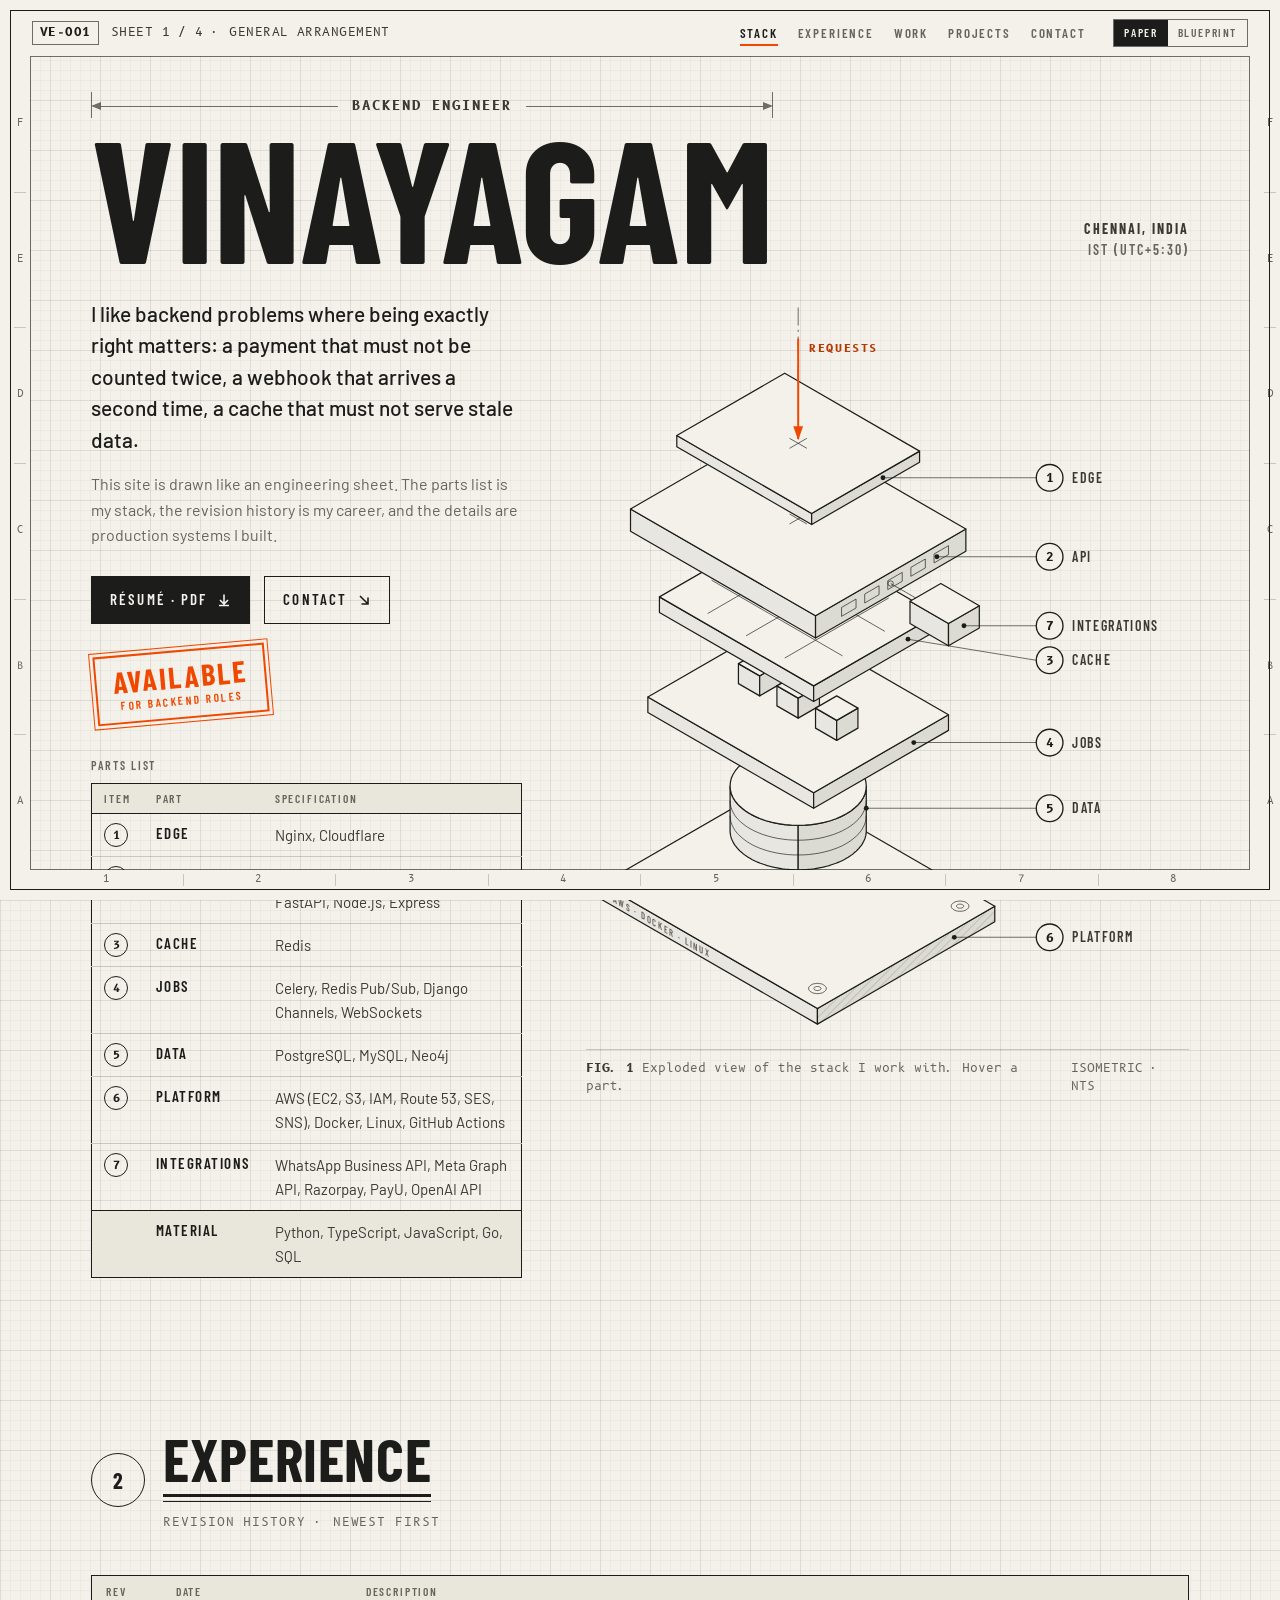
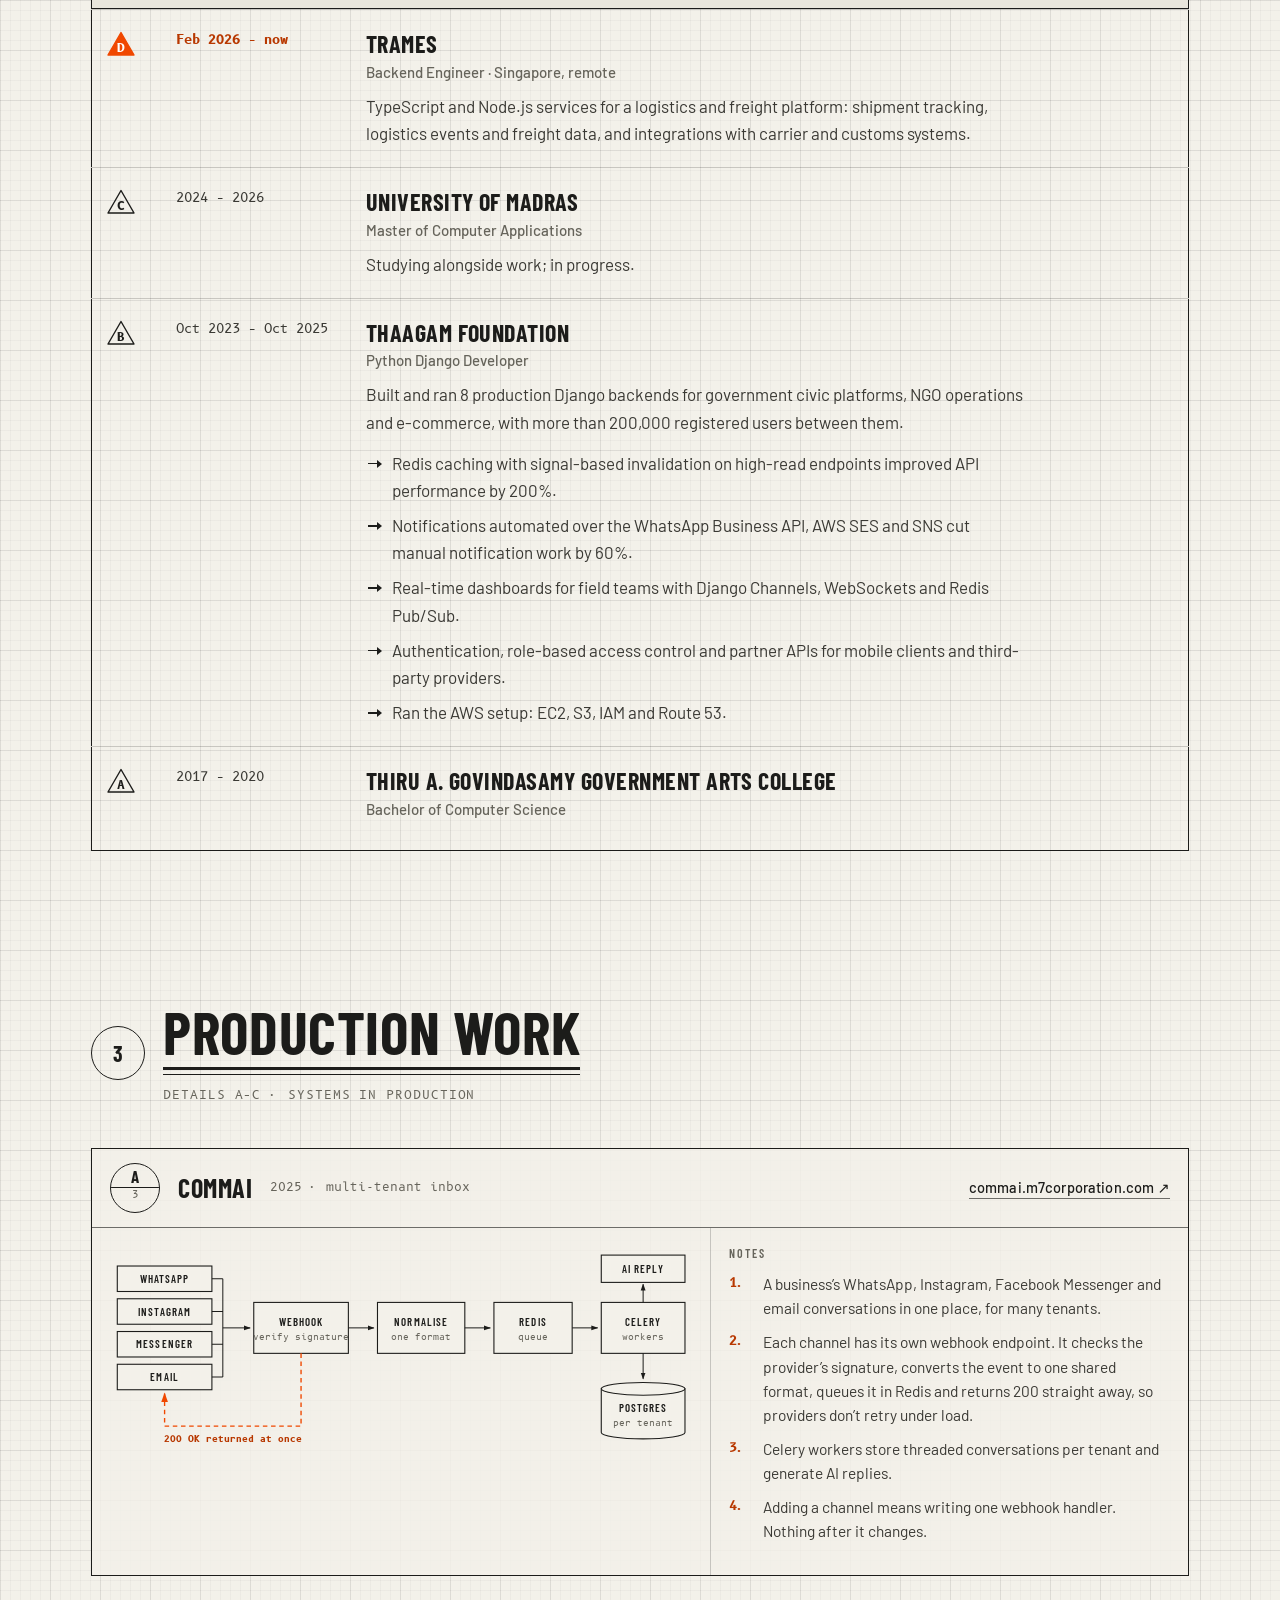
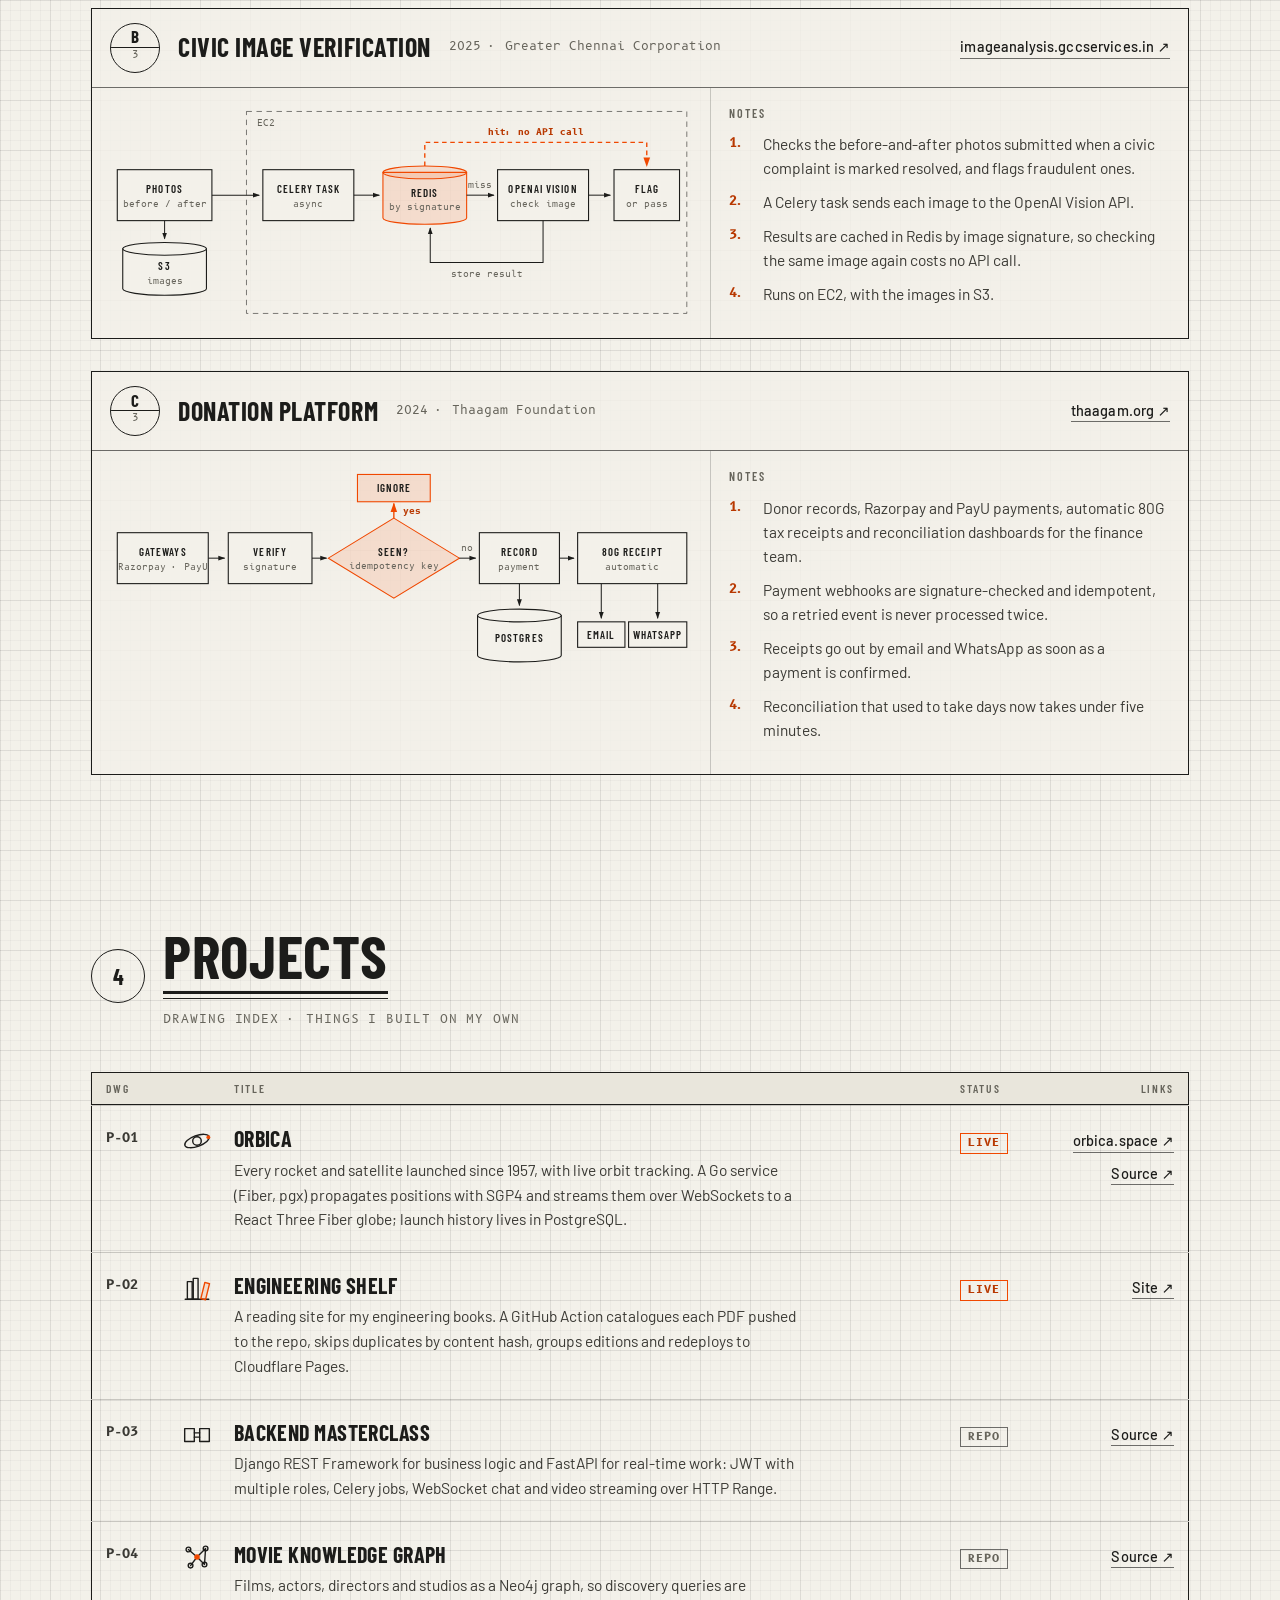
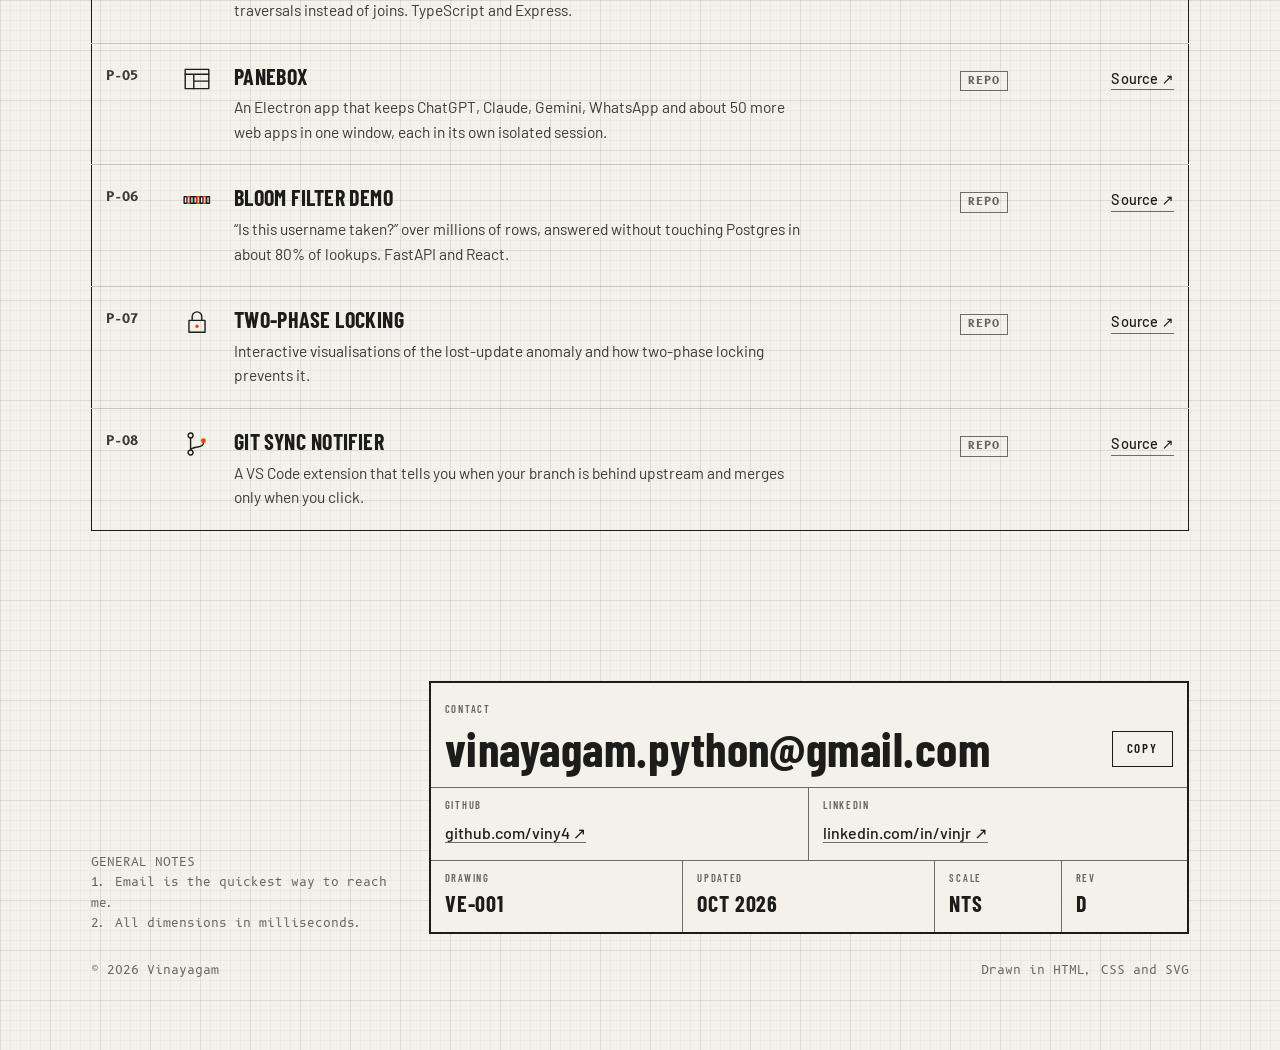
<file: index.html>
<!DOCTYPE html>
<html lang="en">
<head>
<meta charset="utf-8">
<meta name="viewport" content="width=device-width, initial-scale=1">
<title>Vinayagam · Backend Engineer</title>
<meta name="description" content="Vinayagam, backend engineer in Chennai, India. Experience, production systems and projects, drawn as an engineering sheet.">
<meta name="author" content="Vinayagam">
<link rel="canonical" href="https://vinay-engineer.me/">
<meta property="og:type" content="website">
<meta property="og:url" content="https://vinay-engineer.me/">
<meta property="og:title" content="Vinayagam · Backend Engineer">
<meta property="og:description" content="Backend engineer in Chennai, India. Experience, production systems and projects, drawn as an engineering sheet.">
<meta name="twitter:card" content="summary">
<meta name="theme-color" content="#f3f1ea" media="(prefers-color-scheme: light)">
<meta name="theme-color" content="#123d68" media="(prefers-color-scheme: dark)">
<link rel="icon" href="data:image/svg+xml,%3Csvg xmlns='http://www.w3.org/2000/svg' viewBox='0 0 64 64'%3E%3Crect width='64' height='64' fill='%23f04800'/%3E%3Cpath d='M17 15h8l7 26 7-26h8L36 50h-8Z' fill='%23fff'/%3E%3C/svg%3E">
<link rel="preconnect" href="https://fonts.googleapis.com">
<link rel="preconnect" href="https://fonts.gstatic.com" crossorigin>
<link rel="stylesheet" href="https://fonts.googleapis.com/css2?family=Barlow:ital,wght@0,400;0,500;0,600;1,400&family=Barlow+Condensed:wght@500;600;700&family=B612+Mono:wght@400;700&display=swap">
<script>
  try { var t = localStorage.getItem('sheet'); if (t === 'paper' || t === 'blueprint') document.documentElement.dataset.theme = t; } catch (e) {}
</script>
<script type="application/ld+json">
{
  "@context": "https://schema.org",
  "@type": "Person",
  "name": "Vinayagam",
  "jobTitle": "Backend Engineer",
  "url": "https://vinay-engineer.me/",
  "email": "mailto:vinayagam.python@gmail.com",
  "address": { "@type": "PostalAddress", "addressLocality": "Chennai", "addressCountry": "IN" },
  "worksFor": { "@type": "Organization", "name": "Trames" },
  "sameAs": ["https://github.com/viny4", "https://www.linkedin.com/in/vinjr"]
}
</script>
<style>
:root {
  --paper: #f3f1ea; --paper-2: #e9e6dc; --ink: #1c1c1a; --ink-2: #3a3934; --muted: #66645b;
  --rule: rgba(28, 28, 26, .62); --hair: rgba(28, 28, 26, .2);
  --grid-1: rgba(28, 28, 26, .032); --grid-2: rgba(28, 28, 26, .07);
  --accent: #f04800; --accent-text: #b83800; --accent-tint: rgba(240, 72, 0, .12); --on-accent: #ffffff;
  --shade-l: 5%; --shade-r: 11%;
  --cond: "Barlow Condensed", "Arial Narrow", sans-serif;
  --sans: Barlow, system-ui, -apple-system, "Segoe UI", sans-serif;
  --mono: "B612 Mono", ui-monospace, Menlo, Consolas, monospace;
  --m-out: 10px; --m-in: 30px; --m-top: 56px;
  color-scheme: light;
}
@media (prefers-color-scheme: dark) {
  :root:not([data-theme="paper"]) {
    --paper: #123d68; --paper-2: rgba(255, 255, 255, .05); --ink: #f1f6fc; --ink-2: #d6e2ef; --muted: #a7bdd5;
    --rule: rgba(241, 246, 252, .62); --hair: rgba(241, 246, 252, .2);
    --grid-1: rgba(255, 255, 255, .045); --grid-2: rgba(255, 255, 255, .095);
    --accent: #ffc94d; --accent-text: #ffd36e; --accent-tint: rgba(255, 201, 77, .16); --on-accent: #10263f;
    --shade-l: 6%; --shade-r: 13%;
    color-scheme: dark;
  }
}
:root[data-theme="blueprint"] {
  --paper: #123d68; --paper-2: rgba(255, 255, 255, .05); --ink: #f1f6fc; --ink-2: #d6e2ef; --muted: #a7bdd5;
  --rule: rgba(241, 246, 252, .62); --hair: rgba(241, 246, 252, .2);
  --grid-1: rgba(255, 255, 255, .045); --grid-2: rgba(255, 255, 255, .095);
  --accent: #ffc94d; --accent-text: #ffd36e; --accent-tint: rgba(255, 201, 77, .16); --on-accent: #10263f;
  --shade-l: 6%; --shade-r: 13%;
  color-scheme: dark;
}

*, *::before, *::after { box-sizing: border-box; }
html { -webkit-text-size-adjust: 100%; scroll-behavior: smooth; scroll-padding-top: calc(var(--m-top) + 24px); }
body {
  margin: 0; color: var(--ink-2); font: 400 17px/1.6 var(--sans);
  background-color: var(--paper);
  background-image:
    linear-gradient(var(--grid-2) 1px, transparent 1px), linear-gradient(90deg, var(--grid-2) 1px, transparent 1px),
    linear-gradient(var(--grid-1) 1px, transparent 1px), linear-gradient(90deg, var(--grid-1) 1px, transparent 1px);
  background-size: 50px 50px, 50px 50px, 10px 10px, 10px 10px;
  -webkit-font-smoothing: antialiased;
  transition: background-color .35s ease, color .35s ease;
}
::selection { background: var(--accent); color: var(--on-accent); }
a { color: inherit; }
:focus-visible { outline: 2px solid var(--accent); outline-offset: 3px; }
.sr-only { position: absolute; width: 1px; height: 1px; overflow: hidden; clip: rect(0 0 0 0); white-space: nowrap; }
.skip { position: fixed; left: 40px; top: -60px; z-index: 100; padding: 10px 14px; background: var(--ink); color: var(--paper); font: 600 14px var(--cond); letter-spacing: .1em; text-transform: uppercase; text-decoration: none; }
.skip:focus { top: 64px; }

/* ── The sheet border ── */
.band { position: fixed; z-index: 40; background: var(--paper); transition: background-color .35s ease; }
.band-top { top: 0; left: 0; right: 0; height: var(--m-top); }
.band-bottom { bottom: 0; left: 0; right: 0; height: var(--m-in); }
.band-left { top: 0; bottom: 0; left: 0; width: var(--m-in); }
.band-right { top: 0; bottom: 0; right: 0; width: var(--m-in); }
.border-out, .border-in { position: fixed; z-index: 41; pointer-events: none; }
.border-out { inset: var(--m-out); border: 1.5px solid var(--ink); }
.border-in { top: var(--m-top); left: var(--m-in); right: var(--m-in); bottom: var(--m-in); border: 1px solid var(--rule); }
.zones { position: absolute; display: flex; font: 400 9.5px/1 var(--mono); color: var(--muted); }
.band-left .zones, .band-right .zones { flex-direction: column; top: var(--m-top); bottom: var(--m-in); left: var(--m-out); right: 0; }
.band-bottom .zones { left: var(--m-in); right: var(--m-in); top: 0; bottom: var(--m-out); }
.zones span { flex: 1; display: grid; place-items: center; position: relative; }
.band-left .zones span + span::before, .band-right .zones span + span::before { content: ""; position: absolute; top: 0; left: 4px; right: 4px; height: 1px; background: var(--hair); }
.band-bottom .zones span + span::before { content: ""; position: absolute; left: 0; top: 4px; bottom: 4px; width: 1px; background: var(--hair); }

.bar { position: absolute; left: var(--m-in); right: var(--m-in); top: var(--m-out); bottom: 0; display: flex; align-items: center; gap: 18px; padding: 0 2px; }
.ref { display: flex; align-items: center; gap: 12px; text-decoration: none; font: 400 11.5px/1 var(--mono); letter-spacing: .04em; color: var(--ink-2); white-space: nowrap; overflow: hidden; }
.ref b { font-weight: 700; padding: 5px 7px; border: 1px solid var(--rule); color: var(--ink); }
.nav { margin-left: auto; display: flex; }
.nav a { position: relative; padding: 8px 10px; text-decoration: none; font: 600 13px/1 var(--cond); letter-spacing: .14em; text-transform: uppercase; color: var(--muted); transition: color .15s; }
.nav a:hover, .nav a[aria-current="true"] { color: var(--ink); }
.nav a[aria-current="true"]::after { content: ""; position: absolute; left: 10px; right: 10px; bottom: 2px; height: 2px; background: var(--accent); }
.print { display: flex; border: 1px solid var(--rule); flex: none; }
.print button { border: 0; background: none; cursor: pointer; padding: 7px 10px; font: 600 11.5px/1 var(--cond); letter-spacing: .14em; color: var(--muted); }
.print button[aria-pressed="true"] { background: var(--ink); color: var(--paper); }

/* ── Layout ── */
.page { max-width: 1260px; margin: 0 auto; padding: calc(var(--m-top) + 44px) calc(var(--m-in) + clamp(16px, 4vw, 52px)) calc(var(--m-in) + 40px); }
.label { font: 600 12px/1.2 var(--cond); letter-spacing: .16em; text-transform: uppercase; color: var(--muted); }

/* ── Sheet 1: general arrangement ── */
.ga { display: grid; grid-template-columns: minmax(0, 5fr) minmax(0, 7fr); gap: 28px 64px; align-items: start; }
.ga-intro { grid-column: 1; grid-row: 2; }
.ga-bom { grid-column: 1; grid-row: 3; }
.ga .fig { grid-column: 2; grid-row: 2 / span 2; }
.ga-title { grid-column: 1 / -1; display: flex; flex-wrap: wrap; align-items: flex-end; justify-content: space-between; gap: 16px 40px; }
.name { display: inline-block; }
.dim { position: relative; display: flex; align-items: center; gap: 0; margin: 0 0 14px; color: var(--ink-2); }
.dim i { flex: 1; height: 1px; background: var(--rule); }
.dim b { padding: 0 14px; font: 700 12.5px/1 var(--mono); letter-spacing: .16em; white-space: nowrap; }
.dim::before, .dim::after { content: ""; width: 0; height: 0; border-top: 4px solid transparent; border-bottom: 4px solid transparent; }
.dim::before { border-right: 10px solid var(--rule); }
.dim::after { border-left: 10px solid var(--rule); }
.dim s { position: absolute; top: -8px; height: 26px; width: 1px; background: var(--rule); text-decoration: none; }
.dim s:first-of-type { left: 0; } .dim s:last-of-type { right: 0; }
h1 { margin: 0; color: var(--ink); font: 700 clamp(78px, 13.4vw, 214px)/.8 var(--cond); letter-spacing: -.004em; text-transform: uppercase; }
.where { margin: 0 0 4px; text-align: right; font: 600 14px/1.5 var(--cond); letter-spacing: .14em; color: var(--muted); }
.where strong { display: block; font-weight: 700; color: var(--ink-2); }
.lede { margin: 6px 0 16px; font: 500 21px/1.5 var(--sans); color: var(--ink); }
.lede-2 { margin: 0 0 28px; font-size: 16px; color: var(--muted); }
.actions { display: flex; flex-wrap: wrap; align-items: center; gap: 12px 14px; }
.btn { display: inline-flex; align-items: center; gap: 10px; height: 48px; padding: 0 18px; border: 1.5px solid var(--ink); background: transparent; color: var(--ink); font: 600 15px/1 var(--cond); letter-spacing: .14em; text-transform: uppercase; text-decoration: none; cursor: pointer; transition: background-color .15s, color .15s, border-color .15s; }
.btn:hover { background: var(--ink); color: var(--paper); }
.btn-solid { background: var(--ink); color: var(--paper); }
.btn-solid:hover { background: var(--accent); border-color: var(--accent); color: var(--on-accent); }
.btn svg { width: 14px; height: 14px; }
.stamp { display: inline-block; margin: 26px 0 0 4px; padding: 9px 16px 10px; border: 2.5px solid var(--accent); outline: 1px solid var(--accent); outline-offset: 3px; color: var(--accent); transform: rotate(-5deg); text-align: center; text-transform: uppercase; }
.stamp b { display: block; font: 700 30px/1 var(--cond); letter-spacing: .08em; }
.stamp span { display: block; margin-top: 4px; font: 600 11.5px/1 var(--cond); letter-spacing: .22em; }

.fig { margin: 0; position: relative; }
.fig svg { display: block; width: 100%; height: auto; }
.fig figcaption { display: flex; justify-content: space-between; gap: 16px; margin-top: 10px; padding-top: 10px; border-top: 1px solid var(--hair); font: 400 11.5px/1.5 var(--mono); color: var(--muted); }
.fig figcaption b { color: var(--ink-2); font-weight: 700; }

.iso .face { stroke: var(--ink); stroke-width: 1.1; stroke-linejoin: round; transition: fill .25s, stroke .25s; }
.iso .face.t { fill: var(--paper); }
.iso .face.l { fill: color-mix(in srgb, var(--ink) var(--shade-l), var(--paper)); }
.iso .face.r { fill: color-mix(in srgb, var(--ink) var(--shade-r), var(--paper)); }
.iso .hatch { fill: url(#hatch); stroke: none; pointer-events: none; }
.iso .detail { fill: none; stroke: var(--ink); stroke-width: .8; stroke-opacity: .75; }
.iso .axis { fill: none; stroke: var(--rule); stroke-width: .9; stroke-dasharray: 16 4 2 4; }
.iso .flow { fill: none; stroke: var(--accent); stroke-width: 1.8; }
.iso .flow-label { font: 700 10px var(--mono); letter-spacing: .14em; fill: var(--accent-text); }
.iso .engrave { font-family: var(--cond); font-weight: 600; letter-spacing: .18em; fill: var(--muted); }
.iso .leader { fill: none; stroke: var(--rule); stroke-width: .9; }
.iso .anchor { fill: var(--ink); }
.iso .ball { fill: var(--paper); stroke: var(--ink); stroke-width: 1.2; transition: fill .2s, stroke .2s; }
.iso .ball-n { font: 700 11px var(--mono); text-anchor: middle; fill: var(--ink); }
.iso .bname { font: 600 12.5px var(--cond); letter-spacing: .12em; fill: var(--ink-2); }
.iso .part, .iso .callout { cursor: default; }
.iso .part { transform: none; transition: transform 1.25s cubic-bezier(.16, .84, .24, 1) var(--d); }
.iso .callouts { opacity: 1; transition: opacity .8s ease 1s; }
.fig.pre .part { transform: translateY(var(--c)); transition: none; }
.fig.pre .callouts { opacity: 0; transition: none; }
.iso .part.hot .face { fill: color-mix(in srgb, var(--accent) 22%, var(--paper)); stroke: var(--accent); }
.iso .callout.hot .ball { fill: var(--accent); stroke: var(--accent); }
.iso .callout.hot .ball-n { fill: var(--on-accent); }
.iso .callout.hot .bname { fill: var(--accent-text); }
.iso .callout.hot .leader { stroke: var(--accent); }

.bom { width: 100%; margin-top: 12px; border-collapse: collapse; border: 1.5px solid var(--ink); font-size: 15px; }
.bom caption { caption-side: top; text-align: left; padding: 0 0 10px; }
.bom th { padding: 9px 12px; background: var(--paper-2); border-bottom: 1.5px solid var(--ink); text-align: left; font: 600 11.5px/1 var(--cond); letter-spacing: .16em; text-transform: uppercase; color: var(--muted); }
.bom td { padding: 9px 12px; border-top: 1px solid var(--hair); vertical-align: top; transition: background-color .2s; }
.bom td:first-child { width: 52px; }
.bom .no { display: grid; place-items: center; width: 24px; height: 24px; border: 1.2px solid var(--ink); border-radius: 50%; font: 700 11px/1 var(--mono); color: var(--ink); transition: background-color .2s, color .2s, border-color .2s; }
.bom .pn { font: 600 15px/1.45 var(--cond); letter-spacing: .1em; text-transform: uppercase; color: var(--ink); white-space: nowrap; }
.bom tr.hot td { background: var(--accent-tint); }
.bom tr.hot .no { background: var(--accent); border-color: var(--accent); color: var(--on-accent); }
.bom tfoot td { border-top: 1.5px solid var(--ink); background: var(--paper-2); }

/* ── Sheets 2-4 ── */
.sheet { margin-top: 150px; }
.view { display: flex; align-items: center; gap: 18px; margin-bottom: 44px; }
.bubble { display: grid; place-items: center; width: 54px; height: 54px; flex: none; border: 1.5px solid var(--ink); border-radius: 50%; font: 700 22px/1 var(--cond); color: var(--ink); }
.view h2 { position: relative; display: inline-block; margin: 0; padding-bottom: 6px; border-bottom: 3px solid var(--ink); color: var(--ink); font: 700 clamp(38px, 5.4vw, 60px)/1 var(--cond); letter-spacing: .01em; text-transform: uppercase; }
.view h2::after { content: ""; position: absolute; left: 0; right: 0; bottom: -8px; height: 1px; background: var(--ink); }
.view p { margin: 18px 0 0; font: 400 11.5px/1.4 var(--mono); letter-spacing: .08em; text-transform: uppercase; color: var(--muted); }

table.revs, table.idx { width: 100%; border-collapse: collapse; border: 1.5px solid var(--ink); }
.revs th, .idx th { padding: 10px 14px; background: var(--paper-2); border-bottom: 1.5px solid var(--ink); text-align: left; font: 600 11.5px/1 var(--cond); letter-spacing: .16em; text-transform: uppercase; color: var(--muted); }
.revs td, .idx td { padding: 20px 14px; border-top: 1px solid var(--hair); vertical-align: top; }
.revs td.rev { width: 70px; }
.revs td.when { width: 190px; font: 400 13px/1.6 var(--mono); color: var(--ink-2); white-space: nowrap; }
.delta { width: 30px; height: 27px; display: block; }
.delta path { fill: none; stroke: var(--ink); stroke-width: 1.4; stroke-linejoin: round; }
.delta text { font: 700 12px var(--mono); text-anchor: middle; fill: var(--ink); }
.revs tr.current .delta path { fill: var(--accent); stroke: var(--accent); }
.revs tr.current .delta text { fill: var(--on-accent); }
.revs tr.current td.when { color: var(--accent-text); font-weight: 700; }
.revs h3, .idx h3 { margin: 0; color: var(--ink); font: 700 24px/1.15 var(--cond); letter-spacing: .02em; text-transform: uppercase; }
.revs .role { margin: 4px 0 10px; font: 500 15px/1.4 var(--sans); color: var(--muted); }
.revs p { margin: 0; max-width: 66ch; }
.revs ul { margin: 14px 0 0; padding: 0; list-style: none; max-width: 66ch; }
.revs li { position: relative; padding-left: 26px; margin-top: 8px; }
.revs li::before { content: ""; position: absolute; left: 2px; top: 13px; width: 12px; height: 1.5px; background: var(--ink); }
.revs li::after { content: ""; position: absolute; left: 11px; top: 10px; border-left: 5px solid var(--ink); border-top: 4px solid transparent; border-bottom: 4px solid transparent; }

.detail { border: 1.5px solid var(--ink); margin-bottom: 32px; background: color-mix(in srgb, var(--paper) 82%, transparent); }
.detail-head { display: flex; flex-wrap: wrap; align-items: center; gap: 10px 18px; padding: 14px 18px; border-bottom: 1px solid var(--rule); }
.tag { display: grid; grid-template-rows: 1fr 1fr; width: 50px; height: 50px; flex: none; border: 1.5px solid var(--ink); border-radius: 50%; overflow: hidden; text-align: center; }
.tag b { align-self: end; padding-bottom: 1px; border-bottom: 1px solid var(--ink); font: 700 17px/1.1 var(--cond); color: var(--ink); }
.tag span { padding-top: 3px; font: 400 9.5px/1 var(--mono); color: var(--muted); }
.detail h3 { margin: 0; color: var(--ink); font: 700 26px/1.1 var(--cond); letter-spacing: .02em; text-transform: uppercase; }
.detail-head .meta { font: 400 12px/1.4 var(--mono); color: var(--muted); }
.ext { font: 500 14.5px/1.4 var(--sans); letter-spacing: .01em; color: var(--ink); text-decoration: none; border-bottom: 1px solid var(--rule); padding-bottom: 1px; white-space: nowrap; transition: color .15s, border-color .15s; }
.ext::after { content: " \2197"; }
.ext:hover { color: var(--accent-text); border-color: var(--accent); }
.detail-head .ext { margin-left: auto; }
.detail-body { display: grid; grid-template-columns: minmax(0, 1.3fr) minmax(0, 1fr); }
.schematic { margin: 0; padding: 18px; border-right: 1px solid var(--hair); overflow-x: auto; }
.sch { display: block; width: 100%; height: auto; min-width: 540px; }
.pan { display: none; position: sticky; left: 0; margin-top: 10px; font: 600 11px/1 var(--cond); letter-spacing: .16em; text-transform: uppercase; color: var(--muted); }
.sch .sb { fill: var(--paper); stroke: var(--ink); stroke-width: 1.2; }
.sch .sb.hot { fill: var(--accent-tint); stroke: var(--accent); }
.sch .zone { fill: none; stroke: var(--rule); stroke-dasharray: 6 5; }
.sch .sl { font: 600 12px var(--cond); letter-spacing: .1em; text-anchor: middle; fill: var(--ink); }
.sch .ss { font: 400 9.5px var(--mono); text-anchor: middle; fill: var(--muted); }
.sch .sa { fill: none; stroke: var(--ink); stroke-width: 1.1; }
.sch .sa.hot { stroke: var(--accent); stroke-width: 1.5; }
.sch .sa.dash { stroke-dasharray: 5 4; }
.sch .sn { font: 400 9.5px var(--mono); fill: var(--muted); }
.sch .sn.hot { fill: var(--accent-text); font-weight: 700; }
.ah { fill: var(--ink); }
.ah-acc { fill: var(--accent); }
.hatch-line { stroke: var(--ink); stroke-opacity: .32; stroke-width: .8; }
.notes { padding: 18px 22px 22px 18px; }
.notes .label { display: block; margin-bottom: 12px; }
.notes ol { margin: 0; padding: 0; list-style: none; counter-reset: n; }
.notes li { counter-increment: n; position: relative; padding-left: 34px; margin-bottom: 10px; font-size: 15.5px; line-height: 1.55; }
.notes li::before { content: counter(n) "."; position: absolute; left: 0; top: 1px; font: 700 13px/1.6 var(--mono); color: var(--accent-text); }

.idx td.dwg { width: 76px; font: 700 13px/1.9 var(--mono); color: var(--ink-2); white-space: nowrap; }
.idx td.g { width: 52px; padding-right: 0; }
.glyph { display: block; width: 30px; height: 30px; fill: none; stroke: var(--ink); stroke-width: 1.3; stroke-linecap: round; stroke-linejoin: round; }
.glyph .dot { fill: var(--accent); stroke: none; }
.glyph .dotf { fill: var(--accent-tint); stroke: var(--accent); }
.idx h3 { font-size: 22px; }
.idx p { margin: 6px 0 0; max-width: 64ch; font-size: 15.5px; }
.idx td.st { width: 92px; }
.st-live, .st-repo { display: inline-block; padding: 4px 7px; font: 700 10.5px/1 var(--mono); letter-spacing: .08em; border: 1px solid var(--rule); color: var(--muted); }
.st-live { border-color: var(--accent); color: var(--accent-text); }
.idx td.ln { width: 150px; text-align: right; }
.idx td.ln .ext { display: inline-block; margin: 0 0 6px 10px; }

/* ── Title block ── */
.tb-wrap { display: grid; grid-template-columns: minmax(0, 1fr) minmax(0, 760px); gap: 40px; align-items: end; margin-top: 150px; }
.tb-note { margin: 0; font: 400 12px/1.7 var(--mono); color: var(--muted); }
.tb { display: grid; grid-template-columns: repeat(6, minmax(0, 1fr)); gap: 1px; background: var(--rule); border: 2px solid var(--ink); }
.tb > div { background: var(--paper); padding: 11px 14px 13px; min-width: 0; transition: background-color .35s ease; }
.tb .label { display: block; margin-bottom: 8px; font-size: 10.5px; }
.tb .wide { grid-column: span 6; }
.tb .half { grid-column: span 3; }
.tb .third { grid-column: span 2; }
.tb .sixth { grid-column: span 1; }
.mail { display: inline-block; color: var(--ink); text-decoration: none; overflow-wrap: anywhere; font: 700 clamp(28px, 4.2vw, 48px)/1.05 var(--cond); letter-spacing: .01em; }
.mail:hover { color: var(--accent-text); }
.mail-row { display: flex; flex-wrap: wrap; align-items: center; justify-content: space-between; gap: 12px 20px; }
.copy { height: 36px; padding: 0 14px; font-size: 13px; }
.tb .v { font: 500 16px/1.4 var(--sans); color: var(--ink); }
.tb .v a { text-decoration: none; border-bottom: 1px solid var(--rule); }
.tb .v a:hover { color: var(--accent-text); border-color: var(--accent); }
.tb .big { font: 700 22px/1 var(--cond); color: var(--ink); letter-spacing: .04em; }
.foot { display: flex; justify-content: space-between; gap: 16px; margin-top: 28px; font: 400 11.5px/1.5 var(--mono); color: var(--muted); }

@media (max-width: 1100px) {
  .ga { grid-template-columns: 1fr; }
  .ga-intro, .ga-bom, .ga .fig { grid-column: 1; grid-row: auto; }
  .fig { max-width: 720px; }
  .detail-body { grid-template-columns: 1fr; }
  .schematic { border-right: 0; border-bottom: 1px solid var(--hair); }
  .tb-wrap { grid-template-columns: 1fr; }
}
@media (max-width: 760px) {
  :root { --m-out: 6px; --m-in: 12px; --m-top: 54px; }
  .zones, .nav, .ref span { display: none; }
  .print { margin-left: auto; }
  .page { padding-top: calc(var(--m-top) + 28px); }
  .where { text-align: left; }
  .lede { font-size: 19px; }
  .sheet, .tb-wrap { margin-top: 104px; }
  .iso .bname { font-size: 16px; }
  .iso .ball-n { font-size: 13px; }
  table.revs, table.idx, .revs tbody, .idx tbody, .revs tr, .idx tr, .revs td, .idx td { display: block; width: auto !important; }
  .revs thead, .idx thead { display: none; }
  .revs tr, .idx tr { position: relative; padding: 18px 16px; border-top: 1px solid var(--hair); }
  .revs tr:first-child, .idx tr:first-child { border-top: 0; }
  .revs td, .idx td { padding: 0; border: 0; }
  .revs td.rev { position: absolute; right: 16px; top: 18px; }
  .revs td.when { margin-bottom: 8px; }
  .idx td.dwg, .idx td.g { display: inline-block; vertical-align: middle; margin: 0 10px 8px 0; }
  .idx td.st { margin-top: 10px; }
  .idx td.ln { text-align: left; margin-top: 10px; }
  .idx td.ln .ext { margin: 0 14px 0 0; }
  .pan { display: inline-block; }
  .tb .half, .tb .third { grid-column: span 6; }
  .tb .sixth { grid-column: span 3; }
}
@media (prefers-reduced-motion: reduce) {
  html { scroll-behavior: auto; }
  *, *::before, *::after { transition: none !important; animation: none !important; }
}
</style>
</head>
<body>
<a class="skip" href="#main">Skip to content</a>

<svg width="0" height="0" style="position:absolute" aria-hidden="true">
  <defs>
    <marker id="ah" viewBox="0 0 10 10" refX="9" refY="5" markerWidth="7" markerHeight="7" orient="auto-start-reverse"><path class="ah" d="M0 1.5 10 5 0 8.5Z"/></marker>
    <marker id="ah-acc" viewBox="0 0 10 10" refX="9" refY="5" markerWidth="7" markerHeight="7" orient="auto-start-reverse"><path class="ah-acc" d="M0 1.5 10 5 0 8.5Z"/></marker>
    <pattern id="hatch" width="5" height="5" patternUnits="userSpaceOnUse" patternTransform="rotate(45)"><line class="hatch-line" x1="0" y1="0" x2="0" y2="5"/></pattern>
  </defs>
</svg>

<div class="band band-left" aria-hidden="true"><div class="zones"><span>F</span><span>E</span><span>D</span><span>C</span><span>B</span><span>A</span></div></div>
<div class="band band-right" aria-hidden="true"><div class="zones"><span>F</span><span>E</span><span>D</span><span>C</span><span>B</span><span>A</span></div></div>
<div class="band band-bottom" aria-hidden="true"><div class="zones"><span>1</span><span>2</span><span>3</span><span>4</span><span>5</span><span>6</span><span>7</span><span>8</span></div></div>
<header class="band band-top">
  <div class="bar">
    <a class="ref" href="#top"><b>VE-001</b><span id="sheet-now">SHEET 1 / 4 · GENERAL ARRANGEMENT</span></a>
    <nav class="nav" aria-label="Sheets">
      <a href="#top">Stack</a><a href="#experience">Experience</a><a href="#work">Work</a><a href="#projects">Projects</a><a href="#contact">Contact</a>
    </nav>
    <div class="print" role="group" aria-label="Theme">
      <button type="button" data-set="paper" aria-pressed="false">PAPER</button><button type="button" data-set="blueprint" aria-pressed="false">BLUEPRINT</button>
    </div>
  </div>
</header>
<div class="border-out" aria-hidden="true"></div>
<div class="border-in" aria-hidden="true"></div>

<main class="page" id="main">

  <section class="ga" id="top" data-sheet="1" data-title="GENERAL ARRANGEMENT" aria-label="Introduction and stack">
    <div class="ga-title">
      <div class="name">
        <p class="dim"><s></s><i></i><b>BACKEND ENGINEER</b><i></i><s></s></p>
        <h1>Vinayagam</h1>
      </div>
      <p class="where"><strong>CHENNAI, INDIA</strong>IST (UTC+5:30)</p>
    </div>

    <div class="ga-intro">
      <p class="lede">I like backend problems where being exactly right matters: a payment that must not be counted twice, a webhook that arrives a second time, a cache that must not serve stale data.</p>
      <p class="lede-2">This site is drawn like an engineering sheet. The parts list is my stack, the revision history is my career, and the details are production systems I built.</p>
      <div class="actions">
        <a class="btn btn-solid" href="/assets/resume/Vinayagam_CV.pdf" target="_blank" rel="noopener">Résumé · PDF
          <svg viewBox="0 0 14 14" fill="none" stroke="currentColor" stroke-width="1.6" aria-hidden="true"><path d="M7 1.5v9M3 7l4 4 4-4M2 12.5h10"/></svg></a>
        <a class="btn" href="#contact">Contact
          <svg viewBox="0 0 14 14" fill="none" stroke="currentColor" stroke-width="1.6" aria-hidden="true"><path d="M3 3l8 8M11 4.5V11H4.5"/></svg></a>
      </div>
      <p class="stamp"><b>Available</b><span>for backend roles</span></p>
    </div>

    <figure class="fig" id="fig1">
      <svg class="iso" viewBox="-190.7 -556 541.9 672" role="img" aria-labelledby="fig1-t fig1-d">
          <title id="fig1-t">Fig. 1, exploded view of the stack</title>
          <desc id="fig1-d">Seven parts stacked on one axis: edge, API with an integrations block, cache, jobs, data, and the platform underneath. Numbers match the parts list.</desc>
          <path class="axis" d="M0 -542L0 56"/>
          <g class="part" data-item="6" style="--c:0px;--d:0s"><path class="face l" d="M-176.7 -24L17.3 88L17.3 102L-176.7 -10Z"/><path class="face r" d="M17.3 88L176.7 -4L176.7 10L17.3 102Z"/><path class="hatch" d="M17.3 88L176.7 -4L176.7 10L17.3 102Z"/><path class="face t" d="M17.3 88L176.7 -4L-17.3 -116L-176.7 -24Z"/><path class="detail" d="M-11.7 -94.8L-12.8 -94.2L-14 -93.8L-15.3 -93.6L-16.6 -93.4L-18 -93.4L-19.4 -93.6L-20.7 -93.8L-21.9 -94.2L-22.9 -94.8L-23.8 -95.4L-24.5 -96.1L-25 -96.8L-25.3 -97.6L-25.3 -98.4L-25 -99.2L-24.5 -99.9L-23.8 -100.6L-22.9 -101.2L-21.9 -101.8L-20.7 -102.2L-19.4 -102.4L-18 -102.6L-16.6 -102.6L-15.3 -102.4L-14 -102.2L-12.8 -101.8L-11.7 -101.2L-10.8 -100.6L-10.1 -99.9L-9.6 -99.2L-9.4 -98.4L-9.4 -97.6L-9.6 -96.8L-10.1 -96.1L-10.8 -95.4L-11.7 -94.8Z"/><path class="detail" d="M-15.1 -96.7L-15.5 -96.5L-16 -96.3L-16.5 -96.2L-17 -96.2L-17.6 -96.2L-18.1 -96.2L-18.7 -96.3L-19.1 -96.5L-19.6 -96.7L-19.9 -96.9L-20.2 -97.2L-20.4 -97.5L-20.5 -97.8L-20.5 -98.2L-20.4 -98.5L-20.2 -98.8L-19.9 -99.1L-19.6 -99.3L-19.1 -99.5L-18.7 -99.7L-18.1 -99.8L-17.6 -99.8L-17 -99.8L-16.5 -99.8L-16 -99.7L-15.5 -99.5L-15.1 -99.3L-14.7 -99.1L-14.4 -98.8L-14.2 -98.5L-14.1 -98.2L-14.1 -97.8L-14.2 -97.5L-14.4 -97.2L-14.7 -96.9L-15.1 -96.7Z"/><path class="detail" d="M-139.9 -20.8L-140.9 -20.2L-142.1 -19.8L-143.4 -19.6L-144.8 -19.4L-146.2 -19.4L-147.6 -19.6L-148.9 -19.8L-150.1 -20.2L-151.1 -20.8L-152 -21.4L-152.7 -22.1L-153.2 -22.8L-153.4 -23.6L-153.4 -24.4L-153.2 -25.2L-152.7 -25.9L-152 -26.6L-151.1 -27.2L-150.1 -27.8L-148.9 -28.2L-147.6 -28.4L-146.2 -28.6L-144.8 -28.6L-143.4 -28.4L-142.1 -28.2L-140.9 -27.8L-139.9 -27.2L-139 -26.6L-138.3 -25.9L-137.8 -25.2L-137.6 -24.4L-137.6 -23.6L-137.8 -22.8L-138.3 -22.1L-139 -21.4L-139.9 -20.8Z"/><path class="detail" d="M-143.2 -22.7L-143.7 -22.5L-144.1 -22.3L-144.7 -22.2L-145.2 -22.2L-145.8 -22.2L-146.3 -22.2L-146.8 -22.3L-147.3 -22.5L-147.7 -22.7L-148.1 -22.9L-148.4 -23.2L-148.6 -23.5L-148.7 -23.8L-148.7 -24.2L-148.6 -24.5L-148.4 -24.8L-148.1 -25.1L-147.7 -25.3L-147.3 -25.5L-146.8 -25.7L-146.3 -25.8L-145.8 -25.8L-145.2 -25.8L-144.7 -25.8L-144.1 -25.7L-143.7 -25.5L-143.2 -25.3L-142.9 -25.1L-142.6 -24.8L-142.4 -24.5L-142.3 -24.2L-142.3 -23.8L-142.4 -23.5L-142.6 -23.2L-142.9 -22.9L-143.2 -22.7Z"/><path class="detail" d="M151.1 -0.8L150.1 -0.2L148.9 0.2L147.6 0.4L146.2 0.6L144.8 0.6L143.4 0.4L142.1 0.2L140.9 -0.2L139.9 -0.8L139 -1.4L138.3 -2.1L137.8 -2.8L137.6 -3.6L137.6 -4.4L137.8 -5.2L138.3 -5.9L139 -6.6L139.9 -7.2L140.9 -7.8L142.1 -8.2L143.4 -8.4L144.8 -8.6L146.2 -8.6L147.6 -8.4L148.9 -8.2L150.1 -7.8L151.1 -7.2L152 -6.6L152.7 -5.9L153.2 -5.2L153.4 -4.4L153.4 -3.6L153.2 -2.8L152.7 -2.1L152 -1.4L151.1 -0.8Z"/><path class="detail" d="M147.7 -2.7L147.3 -2.5L146.8 -2.3L146.3 -2.2L145.8 -2.2L145.2 -2.2L144.7 -2.2L144.1 -2.3L143.7 -2.5L143.2 -2.7L142.9 -2.9L142.6 -3.2L142.4 -3.5L142.3 -3.8L142.3 -4.2L142.4 -4.5L142.6 -4.8L142.9 -5.1L143.2 -5.3L143.7 -5.5L144.1 -5.7L144.7 -5.8L145.2 -5.8L145.8 -5.8L146.3 -5.8L146.8 -5.7L147.3 -5.5L147.7 -5.3L148.1 -5.1L148.4 -4.8L148.6 -4.5L148.7 -4.2L148.7 -3.8L148.6 -3.5L148.4 -3.2L148.1 -2.9L147.7 -2.7Z"/><path class="detail" d="M22.9 73.2L21.9 73.8L20.7 74.2L19.4 74.4L18 74.6L16.6 74.6L15.3 74.4L14 74.2L12.8 73.8L11.7 73.2L10.8 72.6L10.1 71.9L9.6 71.2L9.4 70.4L9.4 69.6L9.6 68.8L10.1 68.1L10.8 67.4L11.7 66.8L12.8 66.2L14 65.8L15.3 65.6L16.6 65.4L18 65.4L19.4 65.6L20.7 65.8L21.9 66.2L22.9 66.8L23.8 67.4L24.5 68.1L25 68.8L25.3 69.6L25.3 70.4L25 71.2L24.5 71.9L23.8 72.6L22.9 73.2Z"/><path class="detail" d="M19.6 71.3L19.1 71.5L18.7 71.7L18.1 71.8L17.6 71.8L17 71.8L16.5 71.8L16 71.7L15.5 71.5L15.1 71.3L14.7 71.1L14.4 70.8L14.2 70.5L14.1 70.2L14.1 69.8L14.2 69.5L14.4 69.2L14.7 68.9L15.1 68.7L15.5 68.5L16 68.3L16.5 68.2L17 68.2L17.6 68.2L18.1 68.2L18.7 68.3L19.1 68.5L19.6 68.7L19.9 68.9L20.2 69.2L20.4 69.5L20.5 69.8L20.5 70.2L20.4 70.5L20.2 70.8L19.9 71.1L19.6 71.3Z"/><text class="engrave" style="font-size:9px" transform="matrix(0.8660 0.5 0 1 -166.3 -7.5)">AWS · DOCKER · LINUX</text></g><g class="part" data-item="5" style="--c:58px;--d:0.05s"><path class="face l" d="M0 -36.6L-2.4 -36.7L-4.8 -36.8L-7.2 -36.9L-9.6 -37.1L-11.9 -37.3L-14.3 -37.6L-16.6 -38L-18.9 -38.4L-21.2 -38.8L-23.4 -39.3L-25.6 -39.9L-27.8 -40.5L-29.9 -41.2L-32 -41.9L-34 -42.6L-36 -43.4L-37.9 -44.2L-39.8 -45.1L-41.6 -46L-43.3 -47L-45 -48L-46.6 -49L-48.1 -50.1L-49.5 -51.2L-50.9 -52.4L-52.2 -53.5L-53.4 -54.7L-54.6 -55.9L-55.6 -57.2L-56.6 -58.5L-57.5 -59.8L-58.2 -61.1L-58.9 -62.4L-59.5 -63.7L-60.1 -65.1L-60.5 -66.5L-60.8 -67.8L-61 -69.2L-61.2 -70.6L-61.2 -72L-61.2 -112L-61.2 -110.6L-61 -109.2L-60.8 -107.8L-60.5 -106.5L-60.1 -105.1L-59.5 -103.7L-58.9 -102.4L-58.2 -101.1L-57.5 -99.8L-56.6 -98.5L-55.6 -97.2L-54.6 -95.9L-53.4 -94.7L-52.2 -93.5L-50.9 -92.4L-49.5 -91.2L-48.1 -90.1L-46.6 -89L-45 -88L-43.3 -87L-41.6 -86L-39.8 -85.1L-37.9 -84.2L-36 -83.4L-34 -82.6L-32 -81.9L-29.9 -81.2L-27.8 -80.5L-25.6 -79.9L-23.4 -79.3L-21.2 -78.8L-18.9 -78.4L-16.6 -78L-14.3 -77.6L-11.9 -77.3L-9.6 -77.1L-7.2 -76.9L-4.8 -76.8L-2.4 -76.7L0 -76.6Z"/><path class="face r" d="M61.2 -72L61.2 -70.6L61 -69.2L60.8 -67.8L60.5 -66.5L60.1 -65.1L59.5 -63.7L58.9 -62.4L58.2 -61.1L57.5 -59.8L56.6 -58.5L55.6 -57.2L54.6 -55.9L53.4 -54.7L52.2 -53.5L50.9 -52.4L49.5 -51.2L48.1 -50.1L46.6 -49L45 -48L43.3 -47L41.6 -46L39.8 -45.1L37.9 -44.2L36 -43.4L34 -42.6L32 -41.9L29.9 -41.2L27.8 -40.5L25.6 -39.9L23.4 -39.3L21.2 -38.8L18.9 -38.4L16.6 -38L14.3 -37.6L11.9 -37.3L9.6 -37.1L7.2 -36.9L4.8 -36.8L2.4 -36.7L0 -36.6L0 -76.6L2.4 -76.7L4.8 -76.8L7.2 -76.9L9.6 -77.1L11.9 -77.3L14.3 -77.6L16.6 -78L18.9 -78.4L21.2 -78.8L23.4 -79.3L25.6 -79.9L27.8 -80.5L29.9 -81.2L32 -81.9L34 -82.6L36 -83.4L37.9 -84.2L39.8 -85.1L41.6 -86L43.3 -87L45 -88L46.6 -89L48.1 -90.1L49.5 -91.2L50.9 -92.4L52.2 -93.5L53.4 -94.7L54.6 -95.9L55.6 -97.2L56.6 -98.5L57.5 -99.8L58.2 -101.1L58.9 -102.4L59.5 -103.7L60.1 -105.1L60.5 -106.5L60.8 -107.8L61 -109.2L61.2 -110.6L61.2 -112Z"/><path class="detail" d="M61.2 -85.3L61 -82.6L60.5 -79.8L59.5 -77.1L58.2 -74.4L56.6 -71.8L54.6 -69.3L52.2 -66.9L49.5 -64.6L46.6 -62.4L43.3 -60.3L39.8 -58.4L36 -56.7L32 -55.2L27.8 -53.8L23.4 -52.7L18.9 -51.7L14.3 -51L9.6 -50.4L4.8 -50.1L0 -50L-4.8 -50.1L-9.6 -50.4L-14.3 -51L-18.9 -51.7L-23.4 -52.7L-27.8 -53.8L-32 -55.2L-36 -56.7L-39.8 -58.4L-43.3 -60.3L-46.6 -62.4L-49.5 -64.6L-52.2 -66.9L-54.6 -69.3L-56.6 -71.8L-58.2 -74.4L-59.5 -77.1L-60.5 -79.8L-61 -82.6L-61.2 -85.3"/><path class="detail" d="M61.2 -98.7L61 -95.9L60.5 -93.1L59.5 -90.4L58.2 -87.7L56.6 -85.1L54.6 -82.6L52.2 -80.2L49.5 -77.9L46.6 -75.7L43.3 -73.7L39.8 -71.8L36 -70.1L32 -68.5L27.8 -67.2L23.4 -66L18.9 -65L14.3 -64.3L9.6 -63.7L4.8 -63.4L0 -63.3L-4.8 -63.4L-9.6 -63.7L-14.3 -64.3L-18.9 -65L-23.4 -66L-27.8 -67.2L-32 -68.5L-36 -70.1L-39.8 -71.8L-43.3 -73.7L-46.6 -75.7L-49.5 -77.9L-52.2 -80.2L-54.6 -82.6L-56.6 -85.1L-58.2 -87.7L-59.5 -90.4L-60.5 -93.1L-61 -95.9L-61.2 -98.7"/><path class="face t" d="M43.3 -87L38.8 -84.7L34 -82.6L28.9 -80.8L23.4 -79.3L17.8 -78.2L11.9 -77.3L6 -76.8L0 -76.6L-6 -76.8L-11.9 -77.3L-17.8 -78.2L-23.4 -79.3L-28.9 -80.8L-34 -82.6L-38.8 -84.7L-43.3 -87L-47.3 -89.6L-50.9 -92.4L-54 -95.3L-56.6 -98.5L-58.6 -101.7L-60.1 -105.1L-60.9 -108.5L-61.2 -112L-60.9 -115.5L-60.1 -118.9L-58.6 -122.3L-56.6 -125.5L-54 -128.7L-50.9 -131.6L-47.3 -134.4L-43.3 -137L-38.8 -139.3L-34 -141.4L-28.9 -143.2L-23.4 -144.7L-17.8 -145.8L-11.9 -146.7L-6 -147.2L0 -147.4L6 -147.2L11.9 -146.7L17.8 -145.8L23.4 -144.7L28.9 -143.2L34 -141.4L38.8 -139.3L43.3 -137L47.3 -134.4L50.9 -131.6L54 -128.7L56.6 -125.5L58.6 -122.3L60.1 -118.9L60.9 -115.5L61.2 -112L60.9 -108.5L60.1 -105.1L58.6 -101.7L56.6 -98.5L54 -95.3L50.9 -92.4L47.3 -89.6L43.3 -87Z"/><path class="detail" d="M-7.8 -116.5L7.8 -107.5M7.8 -116.5L-7.8 -107.5"/></g><g class="part" data-item="4" style="--c:116px;--d:0.1s"><path class="face l" d="M-135.1 -192L13.9 -106L13.9 -92L-135.1 -178Z"/><path class="face r" d="M13.9 -106L135.1 -176L135.1 -162L13.9 -92Z"/><path class="face t" d="M13.9 -106L135.1 -176L-13.9 -262L-135.1 -192Z"/><path class="face l" d="M-53.7 -222L-34.6 -211L-34.6 -193L-53.7 -204Z"/><path class="face r" d="M-34.6 -211L-15.6 -222L-15.6 -204L-34.6 -193Z"/><path class="face t" d="M-34.6 -211L-15.6 -222L-34.6 -233L-53.7 -222Z"/><path class="face l" d="M-19.1 -202L0 -191L0 -173L-19.1 -184Z"/><path class="face r" d="M0 -191L19.1 -202L19.1 -184L0 -173Z"/><path class="face t" d="M0 -191L19.1 -202L0 -213L-19.1 -202Z"/><path class="face l" d="M15.6 -182L34.6 -171L34.6 -153L15.6 -164Z"/><path class="face r" d="M34.6 -171L53.7 -182L53.7 -164L34.6 -153Z"/><path class="face t" d="M34.6 -171L53.7 -182L34.6 -193L15.6 -182Z"/></g><g class="part" data-item="3" style="--c:174px;--d:0.15s"><path class="face l" d="M-124.7 -282L13.9 -202L13.9 -188L-124.7 -268Z"/><path class="face r" d="M13.9 -202L124.7 -266L124.7 -252L13.9 -188Z"/><path class="face t" d="M13.9 -202L124.7 -266L-13.9 -346L-124.7 -282Z"/><path class="detail" d="M12.1 -321L-81.4 -267M46.8 -301L-46.8 -247M81.4 -281L-12.1 -227M-39.8 -319L77.9 -251M-77.9 -297L39.8 -229"/></g><g class="part" data-item="2" style="--c:232px;--d:0.2s"><path class="face l" d="M-150.7 -361L15.6 -265L15.6 -245L-150.7 -341Z"/><path class="face r" d="M15.6 -265L150.7 -343L150.7 -323L15.6 -245Z"/><path class="face t" d="M15.6 -265L150.7 -343L-15.6 -439L-150.7 -361Z"/><path class="detail" d="M135.1 -320L122.1 -312.5L122.1 -320.5L135.1 -328Z"/><path class="detail" d="M114.3 -308L101.3 -300.5L101.3 -308.5L114.3 -316Z"/><path class="detail" d="M93.5 -296L80.5 -288.5L80.5 -296.5L93.5 -304Z"/><path class="detail" d="M72.7 -284L59.8 -276.5L59.8 -284.5L72.7 -292Z"/><path class="detail" d="M52 -272L39 -264.5L39 -272.5L52 -280Z"/><path class="detail" d="M-7.8 -356.5L7.8 -347.5M7.8 -356.5L-7.8 -347.5"/></g><g class="part" data-item="7" style="--c:232px;--d:0.2s"><path class="detail" d="M83.1 -294L114.3 -276"/><circle class="detail" cx="83.1" cy="-294" r="2.4"/><path class="face l" d="M100.5 -278L135.1 -258L135.1 -238L100.5 -258Z"/><path class="face r" d="M135.1 -258L162.8 -274L162.8 -254L135.1 -238Z"/><path class="face t" d="M135.1 -258L162.8 -274L128.2 -294L100.5 -278Z"/></g><g class="part" data-item="1" style="--c:290px;--d:0.25s"><path class="face l" d="M-109.1 -427L12.1 -357L12.1 -347L-109.1 -417Z"/><path class="face r" d="M12.1 -357L109.1 -413L109.1 -403L12.1 -347Z"/><path class="face t" d="M12.1 -357L109.1 -413L-12.1 -483L-109.1 -427Z"/><path class="detail" d="M-7.8 -424.5L7.8 -415.5M7.8 -424.5L-7.8 -415.5"/><path class="flow" d="M0 -514L0 -424" marker-end="url(#ah-acc)"/><text class="flow-label" x="10" y="-502">REQUESTS</text></g>
          <g class="callouts"><g class="callout" data-item="1"><path class="leader" d="M76.2 -389L214 -389"/><circle class="anchor" cx="76.2" cy="-389" r="2.2"/><circle class="ball" cx="226" cy="-389" r="12"/><text class="ball-n" x="226" y="-385">1</text><text class="bname" x="246" y="-384.5">EDGE</text></g><g class="callout" data-item="2"><path class="leader" d="M124.7 -318L214 -318"/><circle class="anchor" cx="124.7" cy="-318" r="2.2"/><circle class="ball" cx="226" cy="-318" r="12"/><text class="ball-n" x="226" y="-314">2</text><text class="bname" x="246" y="-313.5">API</text></g><g class="callout" data-item="7"><path class="leader" d="M149 -256L214 -256"/><circle class="anchor" cx="149" cy="-256" r="2.2"/><circle class="ball" cx="226" cy="-256" r="12"/><text class="ball-n" x="226" y="-252">7</text><text class="bname" x="246" y="-251.5">INTEGRATIONS</text></g><g class="callout" data-item="3"><path class="leader" d="M98.7 -244L214 -225"/><circle class="anchor" cx="98.7" cy="-244" r="2.2"/><circle class="ball" cx="226" cy="-225" r="12"/><text class="ball-n" x="226" y="-221">3</text><text class="bname" x="246" y="-220.5">CACHE</text></g><g class="callout" data-item="4"><path class="leader" d="M103.9 -151L214 -151"/><circle class="anchor" cx="103.9" cy="-151" r="2.2"/><circle class="ball" cx="226" cy="-151" r="12"/><text class="ball-n" x="226" y="-147">4</text><text class="bname" x="246" y="-146.5">JOBS</text></g><g class="callout" data-item="5"><path class="leader" d="M61.2 -92L214 -92"/><circle class="anchor" cx="61.2" cy="-92" r="2.2"/><circle class="ball" cx="226" cy="-92" r="12"/><text class="ball-n" x="226" y="-88">5</text><text class="bname" x="246" y="-87.5">DATA</text></g><g class="callout" data-item="6"><path class="leader" d="M140.3 24L214 24"/><circle class="anchor" cx="140.3" cy="24" r="2.2"/><circle class="ball" cx="226" cy="24" r="12"/><text class="ball-n" x="226" y="28">6</text><text class="bname" x="246" y="28.5">PLATFORM</text></g></g>
        </svg>
      <figcaption><span><b>FIG. 1</b> Exploded view of the stack I work with. Hover a part.</span><span>ISOMETRIC · NTS</span></figcaption>
    </figure>
    <script>if (!matchMedia('(prefers-reduced-motion: reduce)').matches) document.getElementById('fig1').classList.add('pre');</script>

    <div class="ga-bom">
      <table class="bom">
        <caption class="label">Parts list</caption>
        <thead><tr><th scope="col">Item</th><th scope="col">Part</th><th scope="col">Specification</th></tr></thead>
        <tbody>
          <tr data-item="1"><td><span class="no">1</span></td><td class="pn">Edge</td><td>Nginx, Cloudflare</td></tr>
          <tr data-item="2"><td><span class="no">2</span></td><td class="pn">API</td><td>Django, Django REST Framework, FastAPI, Node.js, Express</td></tr>
          <tr data-item="3"><td><span class="no">3</span></td><td class="pn">Cache</td><td>Redis</td></tr>
          <tr data-item="4"><td><span class="no">4</span></td><td class="pn">Jobs</td><td>Celery, Redis Pub/Sub, Django Channels, WebSockets</td></tr>
          <tr data-item="5"><td><span class="no">5</span></td><td class="pn">Data</td><td>PostgreSQL, MySQL, Neo4j</td></tr>
          <tr data-item="6"><td><span class="no">6</span></td><td class="pn">Platform</td><td>AWS (EC2, S3, IAM, Route 53, SES, SNS), Docker, Linux, GitHub Actions</td></tr>
          <tr data-item="7"><td><span class="no">7</span></td><td class="pn">Integrations</td><td>WhatsApp Business API, Meta Graph API, Razorpay, PayU, OpenAI API</td></tr>
        </tbody>
        <tfoot><tr><td></td><td class="pn">Material</td><td>Python, TypeScript, JavaScript, Go, SQL</td></tr></tfoot>
      </table>
    </div>
  </section>

  <section class="sheet" id="experience" data-sheet="2" data-title="REVISION HISTORY" aria-labelledby="h-exp">
    <div class="view"><span class="bubble">2</span><div><h2 id="h-exp">Experience</h2><p>Revision history · newest first</p></div></div>
    <table class="revs">
      <caption class="sr-only">Experience and education, newest first</caption>
      <thead><tr><th scope="col">Rev</th><th scope="col">Date</th><th scope="col">Description</th></tr></thead>
      <tbody>
        <tr class="current">
          <td class="rev"><svg class="delta" viewBox="0 0 30 27" aria-hidden="true"><path d="M15 2.5 28 25H2Z"/><text x="15" y="21.5">D</text></svg></td><td class="when">Feb 2026 – now</td>
          <td><h3>Trames</h3><p class="role">Backend Engineer · Singapore, remote</p>
            <p>TypeScript and Node.js services for a logistics and freight platform: shipment tracking, logistics events and freight data, and integrations with carrier and customs systems.</p></td>
        </tr>
        <tr>
          <td class="rev"><svg class="delta" viewBox="0 0 30 27" aria-hidden="true"><path d="M15 2.5 28 25H2Z"/><text x="15" y="21.5">C</text></svg></td><td class="when">2024 – 2026</td>
          <td><h3>University of Madras</h3><p class="role">Master of Computer Applications</p><p>Studying alongside work; in progress.</p></td>
        </tr>
        <tr>
          <td class="rev"><svg class="delta" viewBox="0 0 30 27" aria-hidden="true"><path d="M15 2.5 28 25H2Z"/><text x="15" y="21.5">B</text></svg></td><td class="when">Oct 2023 – Oct 2025</td>
          <td><h3>Thaagam Foundation</h3><p class="role">Python Django Developer</p>
            <p>Built and ran 8 production Django backends for government civic platforms, NGO operations and e-commerce, with more than 200,000 registered users between them.</p>
            <ul>
              <li>Redis caching with signal-based invalidation on high-read endpoints improved API performance by 200%.</li>
              <li>Notifications automated over the WhatsApp Business API, AWS SES and SNS cut manual notification work by 60%.</li>
              <li>Real-time dashboards for field teams with Django Channels, WebSockets and Redis Pub/Sub.</li>
              <li>Authentication, role-based access control and partner APIs for mobile clients and third-party providers.</li>
              <li>Ran the AWS setup: EC2, S3, IAM and Route 53.</li>
            </ul></td>
        </tr>
        <tr>
          <td class="rev"><svg class="delta" viewBox="0 0 30 27" aria-hidden="true"><path d="M15 2.5 28 25H2Z"/><text x="15" y="21.5">A</text></svg></td><td class="when">2017 – 2020</td>
          <td><h3>Thiru A. Govindasamy Government Arts College</h3><p class="role">Bachelor of Computer Science</p></td>
        </tr>
      </tbody>
    </table>
  </section>

  <section class="sheet" id="work" data-sheet="3" data-title="DETAILS" aria-labelledby="h-work">
    <div class="view"><span class="bubble">3</span><div><h2 id="h-work">Production work</h2><p>Details A–C · systems in production</p></div></div>

    <article class="detail">
      <header class="detail-head"><span class="tag"><b>A</b><span>3</span></span><h3>Commai</h3><span class="meta">2025 · multi-tenant inbox</span>
        <a class="ext" href="https://commai.m7corporation.com/" target="_blank" rel="noopener">commai.m7corporation.com</a></header>
      <div class="detail-body">
        <figure class="schematic"><svg class="sch" viewBox="0 0 640 236" role="img" aria-label="Schematic: providers send webhooks; the endpoint verifies the signature, normalises the event, queues it in Redis and returns 200 at once; Celery workers store conversations in PostgreSQL per tenant and draft AI replies."><rect class="sb" x="8" y="22" width="104" height="28"/><text class="sl" x="60.0" y="40.5">WHATSAPP</text><rect class="sb" x="8" y="58" width="104" height="28"/><text class="sl" x="60.0" y="76.5">INSTAGRAM</text><rect class="sb" x="8" y="94" width="104" height="28"/><text class="sl" x="60.0" y="112.5">MESSENGER</text><rect class="sb" x="8" y="130" width="104" height="28"/><text class="sl" x="60.0" y="148.5">EMAIL</text><path class="sa" d="M112 36H124M112 72H124M112 108H124M112 144H124M124 36V144"/><path class="sa" d="M124 90H154" marker-end="url(#ah)"/><rect class="sb" x="158" y="62" width="104" height="56"/><text class="sl" x="210.0" y="88.0">WEBHOOK</text><text class="ss" x="210.0" y="103.0">verify signature</text><path class="sa" d="M262 90H290" marker-end="url(#ah)"/><rect class="sb" x="294" y="62" width="96" height="56"/><text class="sl" x="342.0" y="88.0">NORMALISE</text><text class="ss" x="342.0" y="103.0">one format</text><path class="sa" d="M390 90H418" marker-end="url(#ah)"/><rect class="sb" x="422" y="62" width="86" height="56"/><text class="sl" x="465.0" y="88.0">REDIS</text><text class="ss" x="465.0" y="103.0">queue</text><path class="sa" d="M508 90H536" marker-end="url(#ah)"/><rect class="sb" x="540" y="62" width="92" height="56"/><text class="sl" x="586.0" y="88.0">CELERY</text><text class="ss" x="586.0" y="103.0">workers</text><path class="sa" d="M586 62V42" marker-end="url(#ah)"/><rect class="sb" x="540" y="10" width="92" height="30"/><text class="sl" x="586.0" y="29.5">AI REPLY</text><path class="sa" d="M586 118V146" marker-end="url(#ah)"/><path class="sb" d="M540.0 157V205A46.0 7 0 0 0 632.0 205V157Z"/><ellipse class="sb" cx="586" cy="157" rx="46.0" ry="7"/><text class="sl" x="586" y="182.5">POSTGRES</text><text class="ss" x="586" y="197.5">per tenant</text><path class="sa hot dash" d="M210 118V198H60V162" marker-end="url(#ah-acc)"/><text class="sn hot" x="135" y="215" text-anchor="middle">200 OK returned at once</text></svg><figcaption class="pan">Drag to pan →</figcaption></figure>
        <div class="notes"><span class="label">Notes</span><ol>
          <li>A business’s WhatsApp, Instagram, Facebook Messenger and email conversations in one place, for many tenants.</li>
          <li>Each channel has its own webhook endpoint. It checks the provider’s signature, converts the event to one shared format, queues it in Redis and returns 200 straight away, so providers don’t retry under load.</li>
          <li>Celery workers store threaded conversations per tenant and generate AI replies.</li>
          <li>Adding a channel means writing one webhook handler. Nothing after it changes.</li>
        </ol></div>
      </div>
    </article>

    <article class="detail">
      <header class="detail-head"><span class="tag"><b>B</b><span>3</span></span><h3>Civic image verification</h3><span class="meta">2025 · Greater Chennai Corporation</span>
        <a class="ext" href="https://imageanalysis.gccservices.in" target="_blank" rel="noopener">imageanalysis.gccservices.in</a></header>
      <div class="detail-body">
        <figure class="schematic"><svg class="sch" viewBox="0 0 640 236" role="img" aria-label="Schematic: photos go to a Celery task; Redis is checked by image signature; on a miss the OpenAI Vision API checks the image and the result is stored; the submission is flagged or passed."><rect class="zone" x="150" y="6" width="484" height="222"/><text class="sn" x="162" y="22" text-anchor="start">EC2</text><rect class="sb" x="8" y="70" width="104" height="56"/><text class="sl" x="60.0" y="96.0">PHOTOS</text><text class="ss" x="60.0" y="111.0">before / after</text><path class="sa" d="M60 126V146" marker-end="url(#ah)"/><path class="sb" d="M14.0 157V201A46.0 7 0 0 0 106.0 201V157Z"/><ellipse class="sb" cx="60" cy="157" rx="46.0" ry="7"/><text class="sl" x="60" y="180.5">S3</text><text class="ss" x="60" y="195.5">images</text><path class="sa" d="M112 98H164" marker-end="url(#ah)"/><rect class="sb" x="168" y="70" width="100" height="56"/><text class="sl" x="218.0" y="96.0">CELERY TASK</text><text class="ss" x="218.0" y="111.0">async</text><path class="sa" d="M268 98H296" marker-end="url(#ah)"/><path class="sb hot" d="M300.0 73V123A46.0 7 0 0 0 392.0 123V73Z"/><ellipse class="sb hot" cx="346" cy="73" rx="46.0" ry="7"/><text class="sl" x="346" y="99.5">REDIS</text><text class="ss" x="346" y="114.5">by signature</text><path class="sa" d="M392 98H422" marker-end="url(#ah)"/><text class="sn" x="407" y="90" text-anchor="middle">miss</text><rect class="sb" x="426" y="70" width="100" height="56"/><text class="sl" x="476.0" y="96.0">OPENAI VISION</text><text class="ss" x="476.0" y="111.0">check image</text><path class="sa" d="M526 98H550" marker-end="url(#ah)"/><rect class="sb" x="554" y="70" width="72" height="56"/><text class="sl" x="590.0" y="96.0">FLAG</text><text class="ss" x="590.0" y="111.0">or pass</text><path class="sa hot dash" d="M346 66V40H590V66" marker-end="url(#ah-acc)"/><text class="sn hot" x="468" y="32" text-anchor="middle">hit: no API call</text><path class="sa" d="M476 126V172H352V134" marker-end="url(#ah)"/><text class="sn" x="414" y="188" text-anchor="middle">store result</text></svg><figcaption class="pan">Drag to pan →</figcaption></figure>
        <div class="notes"><span class="label">Notes</span><ol>
          <li>Checks the before-and-after photos submitted when a civic complaint is marked resolved, and flags fraudulent ones.</li>
          <li>A Celery task sends each image to the OpenAI Vision API.</li>
          <li>Results are cached in Redis by image signature, so checking the same image again costs no API call.</li>
          <li>Runs on EC2, with the images in S3.</li>
        </ol></div>
      </div>
    </article>

    <article class="detail">
      <header class="detail-head"><span class="tag"><b>C</b><span>3</span></span><h3>Donation platform</h3><span class="meta">2024 · Thaagam Foundation</span>
        <a class="ext" href="https://thaagam.org" target="_blank" rel="noopener">thaagam.org</a></header>
      <div class="detail-body">
        <figure class="schematic"><svg class="sch" viewBox="0 0 640 236" role="img" aria-label="Schematic: gateway webhooks are signature-checked; an idempotency key decides whether the event was seen; new events are recorded in PostgreSQL and trigger an 80G receipt by email and WhatsApp."><rect class="sb" x="8" y="70" width="100" height="56"/><text class="sl" x="58.0" y="96.0">GATEWAYS</text><text class="ss" x="58.0" y="111.0">Razorpay · PayU</text><path class="sa" d="M108 98H126" marker-end="url(#ah)"/><rect class="sb" x="130" y="70" width="92" height="56"/><text class="sl" x="176.0" y="96.0">VERIFY</text><text class="ss" x="176.0" y="111.0">signature</text><path class="sa" d="M222 98H238" marker-end="url(#ah)"/><path class="sb hot" d="M312 54.0L384.0 98L312 142.0L240.0 98Z"/><text class="sl" x="312" y="96">SEEN?</text><text class="ss" x="312" y="110">idempotency key</text><path class="sa hot" d="M312 54V38" marker-end="url(#ah-acc)"/><text class="sn hot" x="322" y="50" text-anchor="start">yes</text><rect class="sb hot" x="272" y="6" width="80" height="30"/><text class="sl" x="312.0" y="25.5">IGNORE</text><path class="sa" d="M384 98H402" marker-end="url(#ah)"/><text class="sn" x="392" y="90" text-anchor="middle">no</text><rect class="sb" x="406" y="70" width="88" height="56"/><text class="sl" x="450.0" y="96.0">RECORD</text><text class="ss" x="450.0" y="111.0">payment</text><path class="sa" d="M450 126V150" marker-end="url(#ah)"/><path class="sb" d="M404.0 161V205A46.0 7 0 0 0 496.0 205V161Z"/><ellipse class="sb" cx="450" cy="161" rx="46.0" ry="7"/><text class="sl" x="450" y="190.5">POSTGRES</text><path class="sa" d="M494 98H510" marker-end="url(#ah)"/><rect class="sb" x="514" y="70" width="120" height="56"/><text class="sl" x="574.0" y="96.0">80G RECEIPT</text><text class="ss" x="574.0" y="111.0">automatic</text><path class="sa" d="M540 126V164" marker-end="url(#ah)"/><rect class="sb" x="514" y="168" width="52" height="28"/><text class="sl" x="540.0" y="186.5">EMAIL</text><path class="sa" d="M602 126V164" marker-end="url(#ah)"/><rect class="sb" x="570" y="168" width="64" height="28"/><text class="sl" x="602.0" y="186.5">WHATSAPP</text></svg><figcaption class="pan">Drag to pan →</figcaption></figure>
        <div class="notes"><span class="label">Notes</span><ol>
          <li>Donor records, Razorpay and PayU payments, automatic 80G tax receipts and reconciliation dashboards for the finance team.</li>
          <li>Payment webhooks are signature-checked and idempotent, so a retried event is never processed twice.</li>
          <li>Receipts go out by email and WhatsApp as soon as a payment is confirmed.</li>
          <li>Reconciliation that used to take days now takes under five minutes.</li>
        </ol></div>
      </div>
    </article>
  </section>

  <section class="sheet" id="projects" data-sheet="4" data-title="DRAWING INDEX" aria-labelledby="h-proj">
    <div class="view"><span class="bubble">4</span><div><h2 id="h-proj">Projects</h2><p>Drawing index · things I built on my own</p></div></div>
    <table class="idx">
      <caption class="sr-only">Personal projects</caption>
      <thead><tr><th scope="col">Dwg</th><th scope="col"><span class="sr-only">Mark</span></th><th scope="col">Title</th><th scope="col">Status</th><th scope="col" style="text-align:right">Links</th></tr></thead>
      <tbody>
        <tr><td class="dwg">P-01</td><td class="g"><svg class="glyph" viewBox="0 0 28 28" aria-hidden="true"><circle cx="14" cy="14" r="4"/><ellipse cx="14" cy="14" rx="12" ry="5" transform="rotate(-20 14 14)"/><circle class="dot" cx="24.6" cy="10.4" r="1.8"/></svg></td>
          <td><h3>Orbica</h3><p>Every rocket and satellite launched since 1957, with live orbit tracking. A Go service (Fiber, pgx) propagates positions with SGP4 and streams them over WebSockets to a React Three Fiber globe; launch history lives in PostgreSQL.</p></td>
          <td class="st"><span class="st-live">LIVE</span></td>
          <td class="ln"><a class="ext" href="https://orbica.space" target="_blank" rel="noopener">orbica.space</a><a class="ext" href="https://github.com/viny4/orbica" target="_blank" rel="noopener">Source</a></td></tr>
        <tr><td class="dwg">P-02</td><td class="g"><svg class="glyph" viewBox="0 0 28 28" aria-hidden="true"><path d="M3 24.5H25"/><rect x="5" y="8" width="4.5" height="16.5"/><rect x="10.5" y="5" width="4.5" height="19.5"/><rect class="dotf" x="17.5" y="9" width="4.5" height="15.5" transform="rotate(14 20 24.5)"/></svg></td>
          <td><h3>Engineering Shelf</h3><p>A reading site for my engineering books. A GitHub Action catalogues each PDF pushed to the repo, skips duplicates by content hash, groups editions and redeploys to Cloudflare Pages.</p></td>
          <td class="st"><span class="st-live">LIVE</span></td>
          <td class="ln"><a class="ext" href="https://engineering-shelf.pages.dev" target="_blank" rel="noopener">Site</a></td></tr>
        <tr><td class="dwg">P-03</td><td class="g"><svg class="glyph" viewBox="0 0 28 28" aria-hidden="true"><rect x="2.5" y="8" width="9" height="12"/><rect x="16.5" y="8" width="9" height="12"/><path d="M11.5 12H16.5M16.5 16H11.5"/></svg></td>
          <td><h3>Backend Masterclass</h3><p>Django REST Framework for business logic and FastAPI for real-time work: JWT with multiple roles, Celery jobs, WebSocket chat and video streaming over HTTP Range.</p></td>
          <td class="st"><span class="st-repo">REPO</span></td>
          <td class="ln"><a class="ext" href="https://github.com/viny4/Backend-Masterclass" target="_blank" rel="noopener">Source</a></td></tr>
        <tr><td class="dwg">P-04</td><td class="g"><svg class="glyph" viewBox="0 0 28 28" aria-hidden="true"><path d="M6 7 14 14 22 6M14 14 8 22M14 14 21 21M22 6 21 21"/><circle cx="6" cy="7" r="2.2"/><circle cx="22" cy="6" r="2.2"/><circle cx="8" cy="22" r="2.2"/><circle cx="21" cy="21" r="2.2"/><circle class="dot" cx="14" cy="14" r="2.6"/></svg></td>
          <td><h3>Movie Knowledge Graph</h3><p>Films, actors, directors and studios as a Neo4j graph, so discovery queries are traversals instead of joins. TypeScript and Express.</p></td>
          <td class="st"><span class="st-repo">REPO</span></td>
          <td class="ln"><a class="ext" href="https://github.com/viny4/movie-knowledge-graph" target="_blank" rel="noopener">Source</a></td></tr>
        <tr><td class="dwg">P-05</td><td class="g"><svg class="glyph" viewBox="0 0 28 28" aria-hidden="true"><rect x="3" y="5" width="22" height="18"/><path d="M3 9.5H25M11 9.5V23M11 16H25"/></svg></td>
          <td><h3>Panebox</h3><p>An Electron app that keeps ChatGPT, Claude, Gemini, WhatsApp and about 50 more web apps in one window, each in its own isolated session.</p></td>
          <td class="st"><span class="st-repo">REPO</span></td>
          <td class="ln"><a class="ext" href="https://github.com/viny4/panebox" target="_blank" rel="noopener">Source</a></td></tr>
        <tr><td class="dwg">P-06</td><td class="g"><svg class="glyph" viewBox="0 0 28 28" aria-hidden="true"><rect x="2" y="11" width="2.6" height="6"/><rect class="dotf" x="5" y="11" width="2.6" height="6"/><rect x="8" y="11" width="2.6" height="6"/><rect x="11" y="11" width="2.6" height="6"/><rect class="dotf" x="14" y="11" width="2.6" height="6"/><rect x="17" y="11" width="2.6" height="6"/><rect class="dotf" x="20" y="11" width="2.6" height="6"/><rect x="23" y="11" width="2.6" height="6"/></svg></td>
          <td><h3>Bloom filter demo</h3><p>“Is this username taken?” over millions of rows, answered without touching Postgres in about 80% of lookups. FastAPI and React.</p></td>
          <td class="st"><span class="st-repo">REPO</span></td>
          <td class="ln"><a class="ext" href="https://github.com/viny4/bloom-filter-demo" target="_blank" rel="noopener">Source</a></td></tr>
        <tr><td class="dwg">P-07</td><td class="g"><svg class="glyph" viewBox="0 0 28 28" aria-hidden="true"><rect x="6.5" y="12.5" width="15" height="11"/><path d="M9.5 12.5V9a4.5 4.5 0 0 1 9 0v3.5"/><circle class="dot" cx="14" cy="18" r="1.6"/></svg></td>
          <td><h3>Two-phase locking</h3><p>Interactive visualisations of the lost-update anomaly and how two-phase locking prevents it.</p></td>
          <td class="st"><span class="st-repo">REPO</span></td>
          <td class="ln"><a class="ext" href="https://github.com/viny4/2-phase-locking" target="_blank" rel="noopener">Source</a></td></tr>
        <tr><td class="dwg">P-08</td><td class="g"><svg class="glyph" viewBox="0 0 28 28" aria-hidden="true"><circle cx="8" cy="6" r="2.3"/><circle cx="8" cy="22" r="2.3"/><circle class="dot" cx="20" cy="11" r="2.3"/><path d="M8 8.3V19.7M20 13.3c0 5-12 2.5-12 6.4"/></svg></td>
          <td><h3>Git sync notifier</h3><p>A VS Code extension that tells you when your branch is behind upstream and merges only when you click.</p></td>
          <td class="st"><span class="st-repo">REPO</span></td>
          <td class="ln"><a class="ext" href="https://github.com/viny4/git-sync-notifier" target="_blank" rel="noopener">Source</a></td></tr>
      </tbody>
    </table>
  </section>

  <section class="tb-wrap" id="contact" data-sheet="4" data-title="TITLE BLOCK" aria-labelledby="h-contact">
    <p class="tb-note">GENERAL NOTES<br>1. Email is the quickest way to reach me.<br>2. All dimensions in milliseconds.</p>
    <div class="tb">
      <div class="wide">
        <h2 class="label" id="h-contact">Contact</h2>
        <div class="mail-row">
          <a class="mail" href="mailto:vinayagam.python@gmail.com">vinayagam.python@gmail.com</a>
          <button class="btn copy" type="button" id="copy" data-email="vinayagam.python@gmail.com" hidden>Copy</button>
        </div>
      </div>
      <div class="half"><span class="label">GitHub</span><span class="v"><a href="https://github.com/viny4" target="_blank" rel="noopener">github.com/viny4 ↗</a></span></div>
      <div class="half"><span class="label">LinkedIn</span><span class="v"><a href="https://www.linkedin.com/in/vinjr" target="_blank" rel="noopener">linkedin.com/in/vinjr ↗</a></span></div>
      <div class="third"><span class="label">Drawing</span><span class="big">VE-001</span></div>
      <div class="third"><span class="label">Updated</span><span class="big">OCT 2026</span></div>
      <div class="sixth"><span class="label">Scale</span><span class="big">NTS</span></div>
      <div class="sixth"><span class="label">Rev</span><span class="big">D</span></div>
    </div>
  </section>

  <footer class="foot"><span>© <span id="year">2026</span> Vinayagam</span><span>Drawn in HTML, CSS and SVG</span></footer>
</main>

<script>
(function () {
  var root = document.documentElement;
  var dark = matchMedia('(prefers-color-scheme: dark)');
  var buttons = document.querySelectorAll('.print button');
  function theme() { return root.dataset.theme || (dark.matches ? 'blueprint' : 'paper'); }
  function sync() { buttons.forEach(function (b) { b.setAttribute('aria-pressed', String(b.dataset.set === theme())); }); }
  buttons.forEach(function (b) {
    b.addEventListener('click', function () {
      root.dataset.theme = b.dataset.set;
      try { localStorage.setItem('sheet', b.dataset.set); } catch (e) {}
      sync();
    });
  });
  if (dark.addEventListener) dark.addEventListener('change', sync);
  sync();

  var now = document.getElementById('sheet-now');
  var links = document.querySelectorAll('.nav a');
  if ('IntersectionObserver' in window) {
    var io = new IntersectionObserver(function (entries) {
      entries.forEach(function (e) {
        if (!e.isIntersecting) return;
        now.textContent = 'SHEET ' + e.target.dataset.sheet + ' / 4 · ' + e.target.dataset.title;
        links.forEach(function (a) { a.setAttribute('aria-current', String(a.getAttribute('href') === '#' + e.target.id)); });
      });
    }, { rootMargin: '-40% 0px -55% 0px' });
    document.querySelectorAll('[data-sheet]').forEach(function (s) { io.observe(s); });
  }

  var fig = document.getElementById('fig1');
  if (fig.classList.contains('pre')) {
    var go = function () { setTimeout(function () { fig.classList.remove('pre'); }, 250); };
    if (document.fonts && document.fonts.ready) document.fonts.ready.then(go); else go();
  }
  function mark(item, on) {
    document.querySelectorAll('[data-item="' + item + '"]').forEach(function (el) { el.classList.toggle('hot', on); });
  }
  document.querySelectorAll('[data-item]').forEach(function (el) {
    el.addEventListener('mouseenter', function () { mark(el.dataset.item, true); });
    el.addEventListener('mouseleave', function () { mark(el.dataset.item, false); });
  });

  var copy = document.getElementById('copy');
  if (navigator.clipboard && window.isSecureContext) {
    copy.hidden = false;
    copy.addEventListener('click', function () {
      navigator.clipboard.writeText(copy.dataset.email).then(function () {
        copy.textContent = 'Copied';
        setTimeout(function () { copy.textContent = 'Copy'; }, 1600);
      });
    });
  }
  document.getElementById('year').textContent = new Date().getFullYear();
})();
</script>
</body>
</html>
</file>
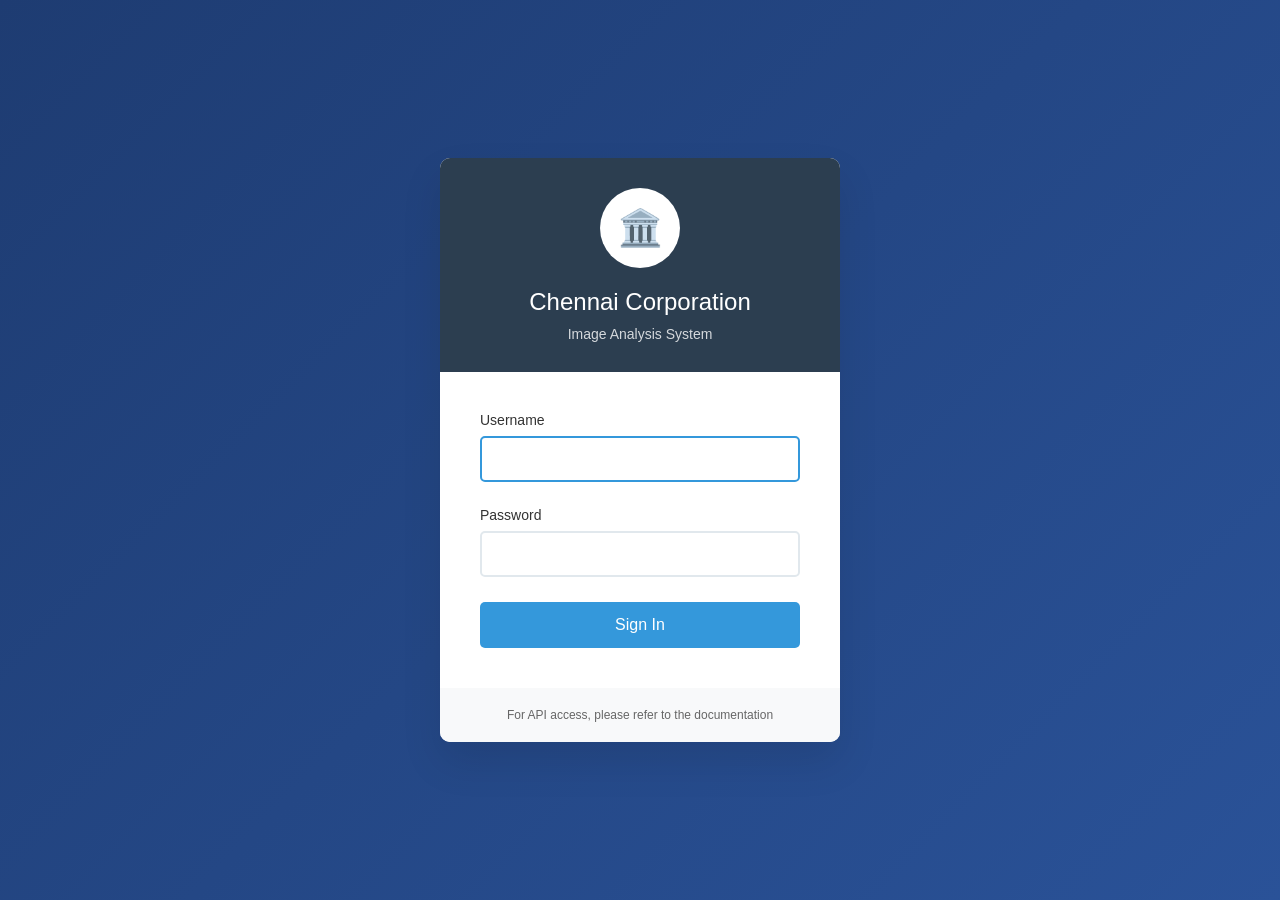
<file: civic.html>
<!DOCTYPE html>
<html lang="en">
<head>
    <meta charset="UTF-8">
    <meta name="viewport" content="width=device-width, initial-scale=1.0">
    <title>Chennai Corporation - Image Analysis Login</title>
    <style>
        * {
            margin: 0;
            padding: 0;
            box-sizing: border-box;
        }
        
        body {
            font-family: -apple-system, BlinkMacSystemFont, 'Segoe UI', Roboto, Oxygen, Ubuntu, Cantarell, sans-serif;
            background: linear-gradient(135deg, #1e3c72 0%, #2a5298 100%);
            min-height: 100vh;
            display: flex;
            align-items: center;
            justify-content: center;
        }
        
        .login-container {
            background: white;
            border-radius: 10px;
            box-shadow: 0 20px 40px rgba(0, 0, 0, 0.1);
            overflow: hidden;
            width: 400px;
            max-width: 90%;
        }
        
        .login-header {
            background: #2c3e50;
            color: white;
            padding: 30px;
            text-align: center;
        }
        
        .logo {
            width: 80px;
            height: 80px;
            margin: 0 auto 20px;
            background: white;
            border-radius: 50%;
            display: flex;
            align-items: center;
            justify-content: center;
            font-size: 36px;
            color: #2c3e50;
        }
        
        .login-header h1 {
            font-size: 24px;
            font-weight: 500;
            margin-bottom: 10px;
        }
        
        .login-header p {
            font-size: 14px;
            opacity: 0.8;
        }
        
        .login-form {
            padding: 40px;
        }
        
        .form-group {
            margin-bottom: 25px;
        }
        
        .form-group label {
            display: block;
            margin-bottom: 8px;
            color: #333;
            font-weight: 500;
            font-size: 14px;
        }
        
        .form-group input {
            width: 100%;
            padding: 12px 16px;
            border: 2px solid #e1e8ed;
            border-radius: 5px;
            font-size: 16px;
            transition: border-color 0.3s;
        }
        
        .form-group input:focus {
            outline: none;
            border-color: #3498db;
        }
        
        .error-message {
            background: #fee;
            color: #c33;
            padding: 12px;
            border-radius: 5px;
            margin-bottom: 20px;
            font-size: 14px;
            display: none;
        }
        
        .error-message.show {
            display: block;
        }
        
        .submit-btn {
            width: 100%;
            padding: 14px;
            background: #3498db;
            color: white;
            border: none;
            border-radius: 5px;
            font-size: 16px;
            font-weight: 500;
            cursor: pointer;
            transition: background 0.3s;
        }
        
        .submit-btn:hover {
            background: #2980b9;
        }
        
        .submit-btn:active {
            transform: translateY(1px);
        }
        
        .login-footer {
            text-align: center;
            padding: 20px;
            background: #f8f9fa;
            font-size: 12px;
            color: #666;
        }
        
        @media (max-width: 480px) {
            .login-container {
                margin: 20px;
            }
            
            .login-form {
                padding: 30px 20px;
            }
        }
    </style>
</head>
<body>
    <div class="login-container">
        <div class="login-header">
            <div class="logo">🏛️</div>
            <h1>Chennai Corporation</h1>
            <p>Image Analysis System</p>
        </div>
        
        <form class="login-form" method="post">
            <input type="hidden" name="csrfmiddlewaretoken" value="607wJbKtC7LwqSV1aZQ9GlrDqCy428NpUUXkGO0HZJzGjXgms23SSORTsKqP4jll">
            
            
            
            
            
            <div class="form-group">
                <label for="username">Username</label>
                <input type="text" id="username" name="username" required autofocus>
            </div>
            
            <div class="form-group">
                <label for="password">Password</label>
                <input type="password" id="password" name="password" required>
            </div>
            
            <input type="hidden" name="next" value="/">
            
            <button type="submit" class="submit-btn">Sign In</button>
        </form>
        
        <div class="login-footer">
            For API access, please refer to the documentation
        </div>
    </div>
</body>
</html>
</file>
